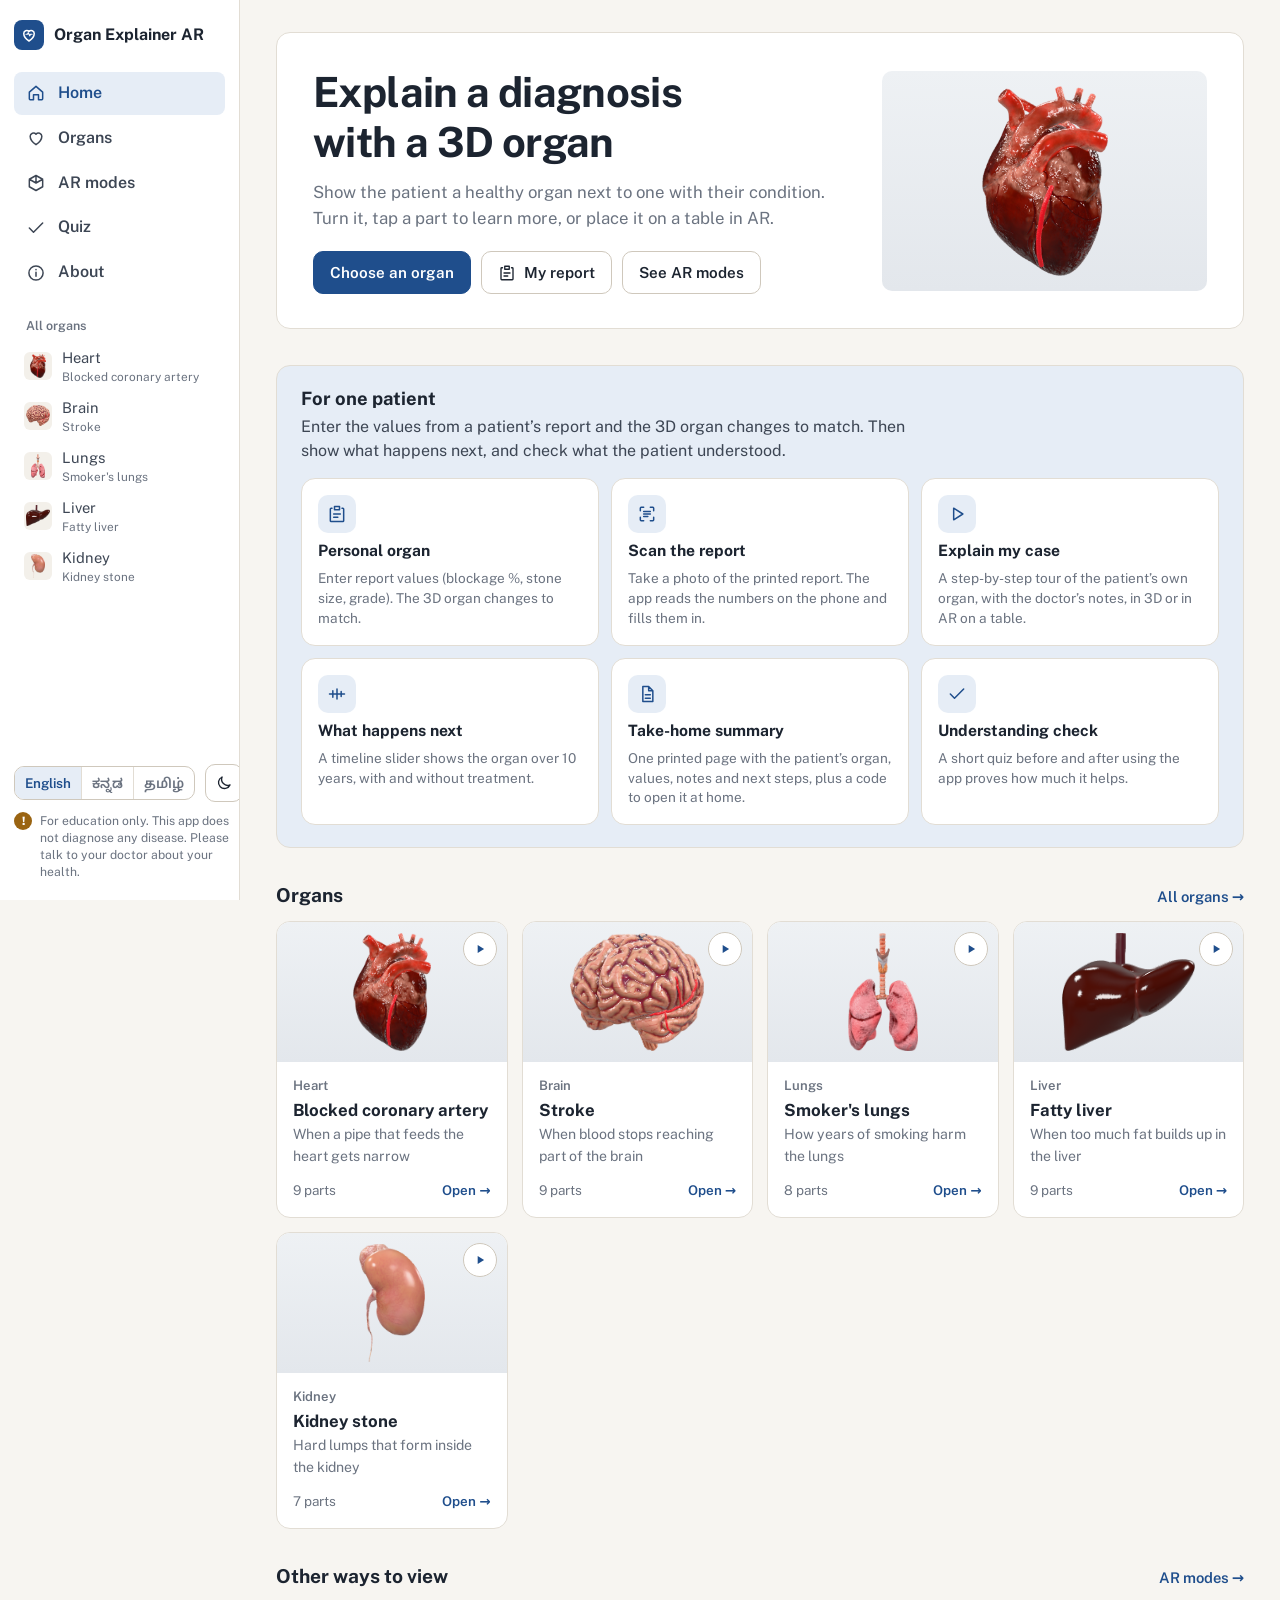
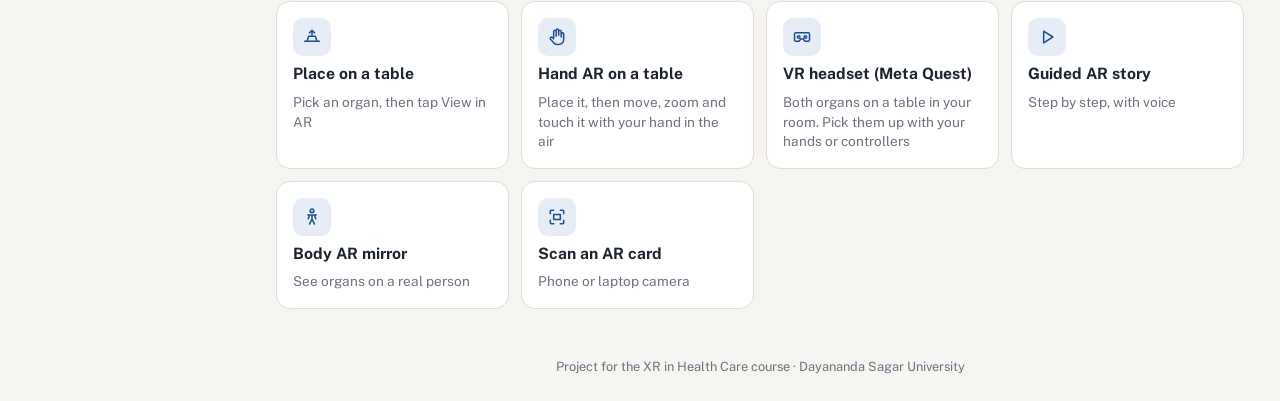
<file: index.html>
<!doctype html>
<html lang="en">
<head>
  <meta charset="utf-8">
  <meta name="viewport" content="width=device-width, initial-scale=1, viewport-fit=cover">
  <meta name="theme-color" content="#f7f5f1">
  <script src="js/theme.js"></script>
  <title>Organ Explainer AR</title>
  <meta name="description" content="AR-based 3D patient education: healthy vs diseased organs, explained simply.">
  <link rel="preconnect" href="https://fonts.googleapis.com">
  <link rel="preconnect" href="https://fonts.gstatic.com" crossorigin>
  <link href="https://fonts.googleapis.com/css2?family=Public+Sans:wght@400;500;600;700&family=Noto+Sans+Kannada:wght@400;600;700&family=Noto+Sans+Tamil:wght@400;600;700&display=swap" rel="stylesheet">
  <link rel="stylesheet" href="css/style.css">
  <!-- Models are compressed (Draco). The decoder is hosted with the app. -->
  <script>self.ModelViewerElement = { dracoDecoderLocation: new URL("js/draco/", location.href).href };</script>
  <!-- Google's 3D + AR viewer -->
  <script type="module" src="js/vendor/model-viewer.min.js"></script>
</head>
<body>
<div class="shell">

  <!-- ============ SIDE MENU (laptop) / BOTTOM BAR (phone) ============ -->
  <aside class="sidebar" aria-label="Main menu">
    <a class="brand" href="#home">
      <span class="brand-mark" aria-hidden="true"><svg viewBox="0 0 24 24" width="18" height="18"><path d="M12 20s-7-4.4-7-10a4 4 0 0 1 7-2.6A4 4 0 0 1 19 10c0 5.6-7 10-7 10Z" fill="none" stroke="currentColor" stroke-width="2" stroke-linejoin="round"/><path d="M8 11h2l1-2 2 4 1-2h2" fill="none" stroke="currentColor" stroke-width="1.6" stroke-linecap="round" stroke-linejoin="round"/></svg></span>
      <span class="brand-name" data-t="appName">Organ Explainer AR</span>
    </a>
    <nav class="nav">
      <a href="#home" data-nav="home"><svg viewBox="0 0 24 24" aria-hidden="true"><path d="M4 11 12 4l8 7v8a1 1 0 0 1-1 1h-4v-6H9v6H5a1 1 0 0 1-1-1v-8Z"/></svg><span data-t="navHome"></span></a>
      <a href="#organs" data-nav="organs"><svg viewBox="0 0 24 24" aria-hidden="true"><path d="M12 20s-7-4.4-7-10a4 4 0 0 1 7-2.6A4 4 0 0 1 19 10c0 5.6-7 10-7 10Z"/></svg><span data-t="navOrgans"></span></a>
      <a href="#ar" data-nav="ar"><svg viewBox="0 0 24 24" aria-hidden="true"><path d="M12 3 4 7.5v9L12 21l8-4.5v-9L12 3Zm0 0v9m0 0 8-4.5M12 12 4 7.5"/></svg><span data-t="navAR"></span></a>
      <a href="quiz.html" data-nav="quiz"><svg viewBox="0 0 24 24" aria-hidden="true"><path d="M4 12l5 5L20 6"/></svg><span data-t="navQuiz"></span></a>
      <a href="#about" data-nav="about"><svg viewBox="0 0 24 24" aria-hidden="true"><circle cx="12" cy="12" r="8.5"/><path d="M12 11v5m0-8.2v.2"/></svg><span data-t="navAbout"></span></a>
    </nav>
    <div class="side-organs">
      <p class="side-label" data-t="allOrgans"></p>
      <ul id="side-organs"></ul>
    </div>
    <div class="side-foot">
      <div class="row">
        <div class="lang" role="group" aria-label="Language">
          <button data-lang="en" class="active">English</button>
          <button data-lang="kn">ಕನ್ನಡ</button>
          <button data-lang="ta">தமிழ்</button>
        </div>
        <button type="button" class="icon-btn theme-btn"></button>
      </div>
      <p class="side-note"><span class="warn-dot">!</span> <span data-t="disclaimer"></span></p>
    </div>
  </aside>

  <!-- phone top bar -->
  <header class="mtop">
    <a class="brand" href="#home">
      <span class="brand-mark" aria-hidden="true"><svg viewBox="0 0 24 24" width="16" height="16"><path d="M12 20s-7-4.4-7-10a4 4 0 0 1 7-2.6A4 4 0 0 1 19 10c0 5.6-7 10-7 10Z" fill="none" stroke="currentColor" stroke-width="2" stroke-linejoin="round"/><path d="M8 11h2l1-2 2 4 1-2h2" fill="none" stroke="currentColor" stroke-width="1.6" stroke-linecap="round" stroke-linejoin="round"/></svg></span>
      <span class="brand-name" data-t="appName">Organ Explainer AR</span>
    </a>
    <div class="lang" role="group" aria-label="Language">
      <button data-lang="en" class="active">EN</button>
      <button data-lang="kn">ಕ</button>
      <button data-lang="ta">த</button>
    </div>
    <button type="button" class="icon-btn theme-btn"></button>
  </header>

  <!-- ============ MAIN AREA ============ -->
  <div class="main">
    <p class="notice" role="note"><span class="warn-dot">!</span> <span data-t="disclaimer"></span></p>

    <!-- HOME -->
    <main id="home" class="page">
      <section class="hero">
        <div class="hero-text">
          <h1 data-t="heroTitle"></h1>
          <p class="sub" data-t="heroSub"></p>
          <div class="row">
            <a class="btn primary" href="#organs" data-t="heroCta1"></a>
            <a class="btn" href="mycase.html?c=heart"><svg class="ico-inline" viewBox="0 0 24 24" aria-hidden="true"><path d="M9 3h6v4H9zM6 5H5a1 1 0 0 0-1 1v14a1 1 0 0 0 1 1h14a1 1 0 0 0 1-1V6a1 1 0 0 0-1-1h-1M8 12h8M8 16h5"/></svg><span data-t="myReport"></span></a>
            <a class="btn" href="#ar" data-t="heroCta2"></a>
          </div>
        </div>
        <div class="hero-art" aria-hidden="true">
          <img src="images/thumb-heart.png" alt="">
        </div>
      </section>

      <section class="block feature-band">
        <h2 data-t="personalTitle"></h2>
        <p class="sub" data-t="personalSub"></p>
        <div class="ways personal">
          <a class="way" href="mycase.html?c=heart"><span class="ico" aria-hidden="true"><svg viewBox="0 0 24 24"><path d="M9 3h6v4H9zM6 5H5a1 1 0 0 0-1 1v14a1 1 0 0 0 1 1h14a1 1 0 0 0 1-1V6a1 1 0 0 0-1-1h-1M8 12h8M8 16h5"/></svg></span><b data-t="pReport"></b><small data-t="pReportSub"></small></a>
          <a class="way" href="mycase.html?c=kidney"><span class="ico" aria-hidden="true"><svg viewBox="0 0 24 24"><path d="M4 8V5a1 1 0 0 1 1-1h3M16 4h3a1 1 0 0 1 1 1v3M20 16v3a1 1 0 0 1-1 1h-3M8 20H5a1 1 0 0 1-1-1v-3M8 9h8M8 12h8M8 15h5"/></svg></span><b data-t="pScan"></b><small data-t="pScanSub"></small></a>
          <a class="way" href="mycase.html?c=heart&amp;block=85"><span class="ico" aria-hidden="true"><svg viewBox="0 0 24 24"><path d="M8 5v14l11-7z"/></svg></span><b data-t="pTour"></b><small data-t="pTourSub"></small></a>
          <a class="way" href="mycase.html?c=liver"><span class="ico" aria-hidden="true"><svg viewBox="0 0 24 24"><path d="M3 12h18M7 8v8M12 6v12M17 9v6"/></svg></span><b data-t="pTime"></b><small data-t="pTimeSub"></small></a>
          <a class="way" href="summary.html?c=liver&amp;grade=2"><span class="ico" aria-hidden="true"><svg viewBox="0 0 24 24"><path d="M7 3h7l5 5v13H7zM14 3v5h5M10 13h6M10 17h6"/></svg></span><b data-t="pSum"></b><small data-t="pSumSub"></small></a>
          <a class="way" href="quiz.html"><span class="ico" aria-hidden="true"><svg viewBox="0 0 24 24"><path d="M4 12l5 5L20 6"/></svg></span><b data-t="pQuiz"></b><small data-t="pQuizSub"></small></a>
        </div>
      </section>

      <section class="block">
        <div class="block-head">
          <h2 data-t="pickOne"></h2>
          <a class="link" href="#organs"><span data-t="allOrgans"></span> →</a>
        </div>
        <div id="home-cards" class="cards"></div>
      </section>

      <section class="block">
        <div class="block-head">
          <h2 data-t="waysTitle"></h2>
          <a class="link" href="#ar"><span data-t="navAR"></span> →</a>
        </div>
        <div id="home-ways" class="ways"></div>
      </section>
    </main>

    <!-- ORGANS -->
    <main id="organs" class="page" hidden>
      <header class="page-head">
        <h1 data-t="pickOne"></h1>
        <p class="sub" data-t="organsSub"></p>
      </header>
      <div id="cards" class="cards"></div>
    </main>

    <!-- AR MODES -->
    <main id="ar" class="page" hidden>
      <header class="page-head">
        <h1 data-t="navAR"></h1>
        <p class="sub" data-t="arSub"></p>
      </header>
      <div id="ar-modes" class="mode-list"></div>
    </main>

    <!-- ABOUT -->
    <main id="about" class="page" hidden>
      <header class="page-head">
        <h1 data-t="aboutTitle"></h1>
        <p class="sub" data-t="projectLine"></p>
      </header>
      <div class="about-grid">
        <section class="panel span2"><p class="lead" data-t="aboutText"></p></section>
        <section class="panel">
          <h2 data-t="howTitle"></h2>
          <ol class="howto"><li data-t="how1"></li><li data-t="how2"></li><li data-t="how3"></li><li data-t="how4"></li></ol>
        </section>
        <section class="panel">
          <h2 data-t="langTitle"></h2>
          <p data-t="langText"></p>
          <h2 class="mt" data-t="safetyTitle"></h2>
          <p class="warn-text" data-t="disclaimer"></p>
        </section>
        <section class="panel span2">
          <h2 data-t="credits"></h2>
          <ul id="credits" class="credits"></ul>
        </section>
      </div>
    </main>

    <!-- ORGAN PAGE -->
    <main id="condition" class="page" hidden>
      <nav class="organ-switch" id="organ-switch" aria-label="Organs"></nav>

      <header class="organ-head">
        <div class="organ-title">
          <p class="organ" id="c-organ"></p>
          <h1 id="c-name"></h1>
          <p class="sub" id="c-short"></p>
        </div>
        <div class="organ-actions">
          <a class="btn primary" id="report-btn" href="mycase.html"><svg class="ico-inline" viewBox="0 0 24 24" aria-hidden="true"><path d="M9 3h6v4H9zM6 5H5a1 1 0 0 0-1 1v14a1 1 0 0 0 1 1h14a1 1 0 0 0 1-1V6a1 1 0 0 0-1-1h-1M8 12h8M8 16h5"/></svg><span data-t="myReport"></span></a>
          <a class="btn" id="story-btn" href="#"><svg class="ico-inline" viewBox="0 0 24 24" aria-hidden="true"><path d="M8 5v14l11-7z"/></svg><span data-t="startStory"></span></a>
          <a class="btn" id="hand-btn" href="handar.html"><svg class="ico-inline" viewBox="0 0 24 24" aria-hidden="true"><path d="M8 13V5.5a1.5 1.5 0 0 1 3 0V11m0-1.5V4a1.5 1.5 0 0 1 3 0v6m0-4.5a1.5 1.5 0 0 1 3 0V12m0-3.5a1.5 1.5 0 0 1 3 0V15a6 6 0 0 1-6 6h-1.5a6 6 0 0 1-5-2.7L4 14.5a1.6 1.6 0 0 1 2.6-1.8L8 14"/></svg><span data-t="handAR"></span></a>
        </div>
      </header>

      <div class="tabs" role="tablist">
        <button role="tab" data-tab="3d" class="active" aria-selected="true"><span data-t="tab3d"></span></button>
        <button role="tab" data-tab="learn" aria-selected="false"><span data-t="tabLearn"></span></button>
        <button role="tab" data-tab="treat" aria-selected="false"><span data-t="tabTreat"></span></button>
        <button role="tab" data-tab="ar" aria-selected="false"><span data-t="tabAR"></span></button>
      </div>

      <!-- tab: 3D compare -->
      <section class="tab-panel" data-panel="3d">
        <div class="view-bar">
          <div class="view-switch" role="group" aria-label="View">
            <button type="button" data-view="outside" class="active" aria-pressed="true"><span data-t="outsideView"></span></button>
            <button type="button" data-view="inside" aria-pressed="false"><span data-t="insideView"></span></button>
          </div>
          <button type="button" id="motion-btn" class="btn small" aria-pressed="true"><span data-t="pauseMotion"></span></button>
          <p class="view-hint" id="view-hint"></p>
        </div>

        <div class="compare">
          <div class="side healthy">
            <figure class="viewer-card healthy">
              <figcaption><span class="dot"></span><span data-t="healthy"></span></figcaption>
              <model-viewer id="mv-healthy" autoplay camera-controls touch-action="pan-y" ar ar-modes="webxr scene-viewer quick-look"
                shadow-intensity="1" exposure="1.05" interaction-prompt="none" camera-orbit="0deg 80deg auto">
                <button slot="ar-button" class="ar-btn"><span data-t="viewAR"></span></button>
                <div class="ar-info healthy" id="ar-info-healthy" hidden>
                  <h3 class="ar-info-title"></h3>
                  <p class="ar-info-text"></p>
                  <button class="ar-info-close" type="button" data-t="closeInfo"></button>
                </div>
              </model-viewer>
              <button class="reset" data-reset="mv-healthy" data-t="reset"></button>
            </figure>
            <ol class="parts" id="parts-healthy"></ol>
          </div>
          <div class="side diseased">
            <figure class="viewer-card diseased">
              <figcaption><span class="dot"></span><span data-t="withCondition"></span></figcaption>
              <model-viewer id="mv-diseased" autoplay camera-controls touch-action="pan-y" ar ar-modes="webxr scene-viewer quick-look"
                shadow-intensity="1" exposure="1.05" interaction-prompt="none" camera-orbit="0deg 80deg auto">
                <button slot="ar-button" class="ar-btn"><span data-t="viewAR"></span></button>
                <div class="ar-info diseased" id="ar-info-diseased" hidden>
                  <h3 class="ar-info-title"></h3>
                  <p class="ar-info-text"></p>
                  <button class="ar-info-close" type="button" data-t="closeInfo"></button>
                </div>
              </model-viewer>
              <button class="reset" data-reset="mv-diseased" data-t="reset"></button>
            </figure>
            <ol class="parts" id="parts-diseased"></ol>
          </div>
        </div>
        <p class="hint" data-t="tapHint"></p>
      </section>

      <!-- tab: Learn -->
      <section class="tab-panel" data-panel="learn" hidden>
        <div class="learn-grid">
          <article class="panel">
            <p class="kicker healthy-k"><span class="dot"></span><span data-t="healthy"></span></p>
            <h2 data-t="aboutOrgan"></h2>
            <p id="c-organ-about"></p>
          </article>
          <article class="panel sick">
            <p class="kicker sick-k"><span class="dot"></span><span data-t="withCondition"></span></p>
            <h2 data-t="whatIsIt"></h2>
            <p id="c-about"></p>
          </article>
        </div>
        <aside class="panel warning">
          <h2><span data-t="warning"></span></h2>
          <p class="c-warning"></p>
        </aside>
      </section>

      <!-- tab: Treatment -->
      <section class="tab-panel" data-panel="treat" hidden>
        <h2 class="panel-title" data-t="treatment"></h2>
        <ol id="c-treatment" class="steps"></ol>
        <aside class="panel warning">
          <h2><span data-t="warning"></span></h2>
          <p class="c-warning"></p>
        </aside>
      </section>

      <!-- tab: AR -->
      <section class="tab-panel" data-panel="ar" hidden>
        <p class="sub" data-t="arHereSub"></p>
        <div class="ar-actions" id="ar-actions"></div>
        <p id="no-ar" class="muted" data-t="noAR" hidden></p>
      </section>

      <!-- hidden viewer used only to open both models together in AR -->
      <model-viewer id="mv-compare" loading="eager" autoplay ar ar-modes="webxr scene-viewer quick-look" class="offscreen"></model-viewer>
    </main>

    <footer class="foot">
      <p data-t="projectLine"></p>
    </footer>
  </div>

  <!-- phone bottom bar (same links as the side menu) -->
  <nav class="tabbar" aria-label="Main menu">
    <a href="#home" data-nav="home"><svg viewBox="0 0 24 24" aria-hidden="true"><path d="M4 11 12 4l8 7v8a1 1 0 0 1-1 1h-4v-6H9v6H5a1 1 0 0 1-1-1v-8Z"/></svg><span data-t="navHome"></span></a>
    <a href="#organs" data-nav="organs"><svg viewBox="0 0 24 24" aria-hidden="true"><path d="M12 20s-7-4.4-7-10a4 4 0 0 1 7-2.6A4 4 0 0 1 19 10c0 5.6-7 10-7 10Z"/></svg><span data-t="navOrgans"></span></a>
    <a href="#ar" data-nav="ar"><svg viewBox="0 0 24 24" aria-hidden="true"><path d="M12 3 4 7.5v9L12 21l8-4.5v-9L12 3Zm0 0v9m0 0 8-4.5M12 12 4 7.5"/></svg><span data-t="navAR"></span></a>
    <a href="quiz.html" data-nav="quiz"><svg viewBox="0 0 24 24" aria-hidden="true"><path d="M4 12l5 5L20 6"/></svg><span data-t="navQuiz"></span></a>
    <a href="#about" data-nav="about"><svg viewBox="0 0 24 24" aria-hidden="true"><circle cx="12" cy="12" r="8.5"/><path d="M12 11v5m0-8.2v.2"/></svg><span data-t="navAbout"></span></a>
  </nav>
</div>

  <!-- GUIDED AR STORY (full screen) -->
  <section id="story" class="story" hidden aria-label="Guided AR story">
    <div class="story-top">
      <a class="chip" id="story-close" href="#home"><span data-t="closeStory"></span></a>
      <span class="story-organ" id="story-organ"></span>
      <button class="chip" id="voice-btn" type="button" aria-pressed="true"><span data-t="voiceOn"></span></button>
    </div>
    <model-viewer id="mv-story" autoplay camera-controls touch-action="pan-y" ar ar-modes="webxr scene-viewer quick-look"
      shadow-intensity="1" exposure="1.1" interaction-prompt="none" camera-orbit="0deg 80deg auto" loading="eager">
      <button slot="ar-button" class="ar-btn story-ar"><span data-t="viewAR"></span></button>
      <div class="story-card" id="story-card">
        <div class="story-progress"><span id="story-bar"></span></div>
        <p class="story-step"><span id="story-count"></span> · <span id="story-state"></span></p>
        <h3 id="story-title"></h3>
        <p id="story-text"></p>
        <div class="story-nav">
          <button type="button" class="btn" id="story-prev">← <span data-t="prev"></span></button>
          <button type="button" class="btn primary" id="story-next"><span data-t="next"></span> →</button>
        </div>
      </div>
    </model-viewer>
    <p class="story-hint" data-t="storyHint"></p>
  </section>

  <!-- INFO SHEET (opens when a dot is tapped) -->
  <aside id="info" class="info" hidden aria-live="polite">
    <div class="info-inner">
      <span id="info-tag" class="tag"></span>
      <h3 id="info-title"></h3>
      <p id="info-text"></p>
      <button id="info-close" class="btn small" data-t="closeInfo"></button>
    </div>
  </aside>

  <div id="toast" class="toast" hidden></div>

  <script src="js/data.js"></script>
  <script src="js/app.js"></script>
</body>
</html>
</file>
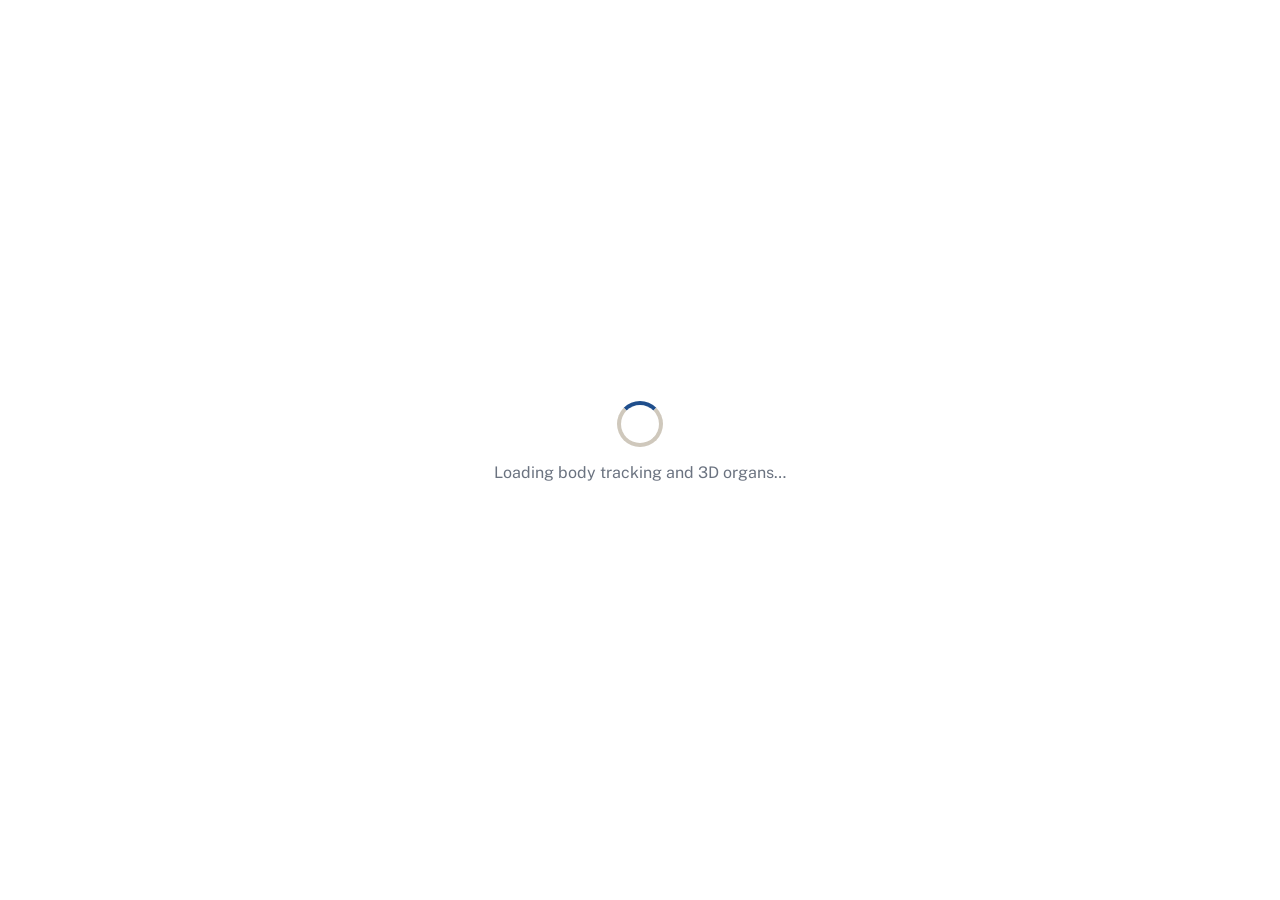
<file: body.html>
<!doctype html>
<html lang="en">
<head>
  <meta charset="utf-8">
  <script src="js/theme.js"></script>
  <meta name="viewport" content="width=device-width, initial-scale=1, viewport-fit=cover">
  <meta name="theme-color" content="#f7f5f1">
  <title>Body AR · Organ Explainer AR</title>
  <link rel="stylesheet" href="css/style.css">
  <link href="https://fonts.googleapis.com/css2?family=Public+Sans:wght@400;500;600;700&family=Noto+Sans+Kannada:wght@400;600;700&family=Noto+Sans+Tamil:wght@400;600;700&display=swap" rel="stylesheet">
  <script type="importmap">
    { "imports": { "three": "./js/vendor/three/three.module.min.js", "three/addons/": "./js/vendor/three/addons/" } }
  </script>
  <script src="js/data.js"></script>
  <style>
    :root, [data-theme] { --panel: var(--overlay); --accent: var(--brand); }
    html, body { margin: 0; height: 100%; overflow: hidden; background: var(--bg); color: var(--ink);
      font-family: "Public Sans", "Noto Sans Kannada", "Noto Sans Tamil", system-ui, sans-serif; }
    #stage { position: fixed; inset: 0; overflow: hidden; touch-action: none; user-select: none; -webkit-user-select: none; }
    #cam, #still { position: absolute; width: 2px; height: 2px; opacity: 0; pointer-events: none; }   /* drawn by WebGL instead */
    #gl { position: absolute; inset: 0; width: 100%; height: 100%; display: block; }
    #labels { position: absolute; inset: 0; pointer-events: none; }
    .hs { position: absolute; left: 0; top: 0; width: 30px; height: 30px; margin: -15px 0 0 -15px; border-radius: 50%; border: 2px solid #fff; padding: 0;
      background: #23a866; color: #fff; font: 700 14px/26px system-ui; text-align: center; pointer-events: auto; cursor: pointer;
      box-shadow: 0 0 0 4px rgba(255,255,255,.15), 0 2px 10px rgba(0,0,0,.5); }
    .hs.sick { background: #e0533f; }
    .hs.hot, .hs.on { outline: 3px solid var(--warm); }
    .tag { position: absolute; left: 0; top: 0; padding: 3px 10px; border-radius: 999px; font-size: .76rem; font-weight: 700; white-space: nowrap;
      background: var(--panel); border: 1px solid var(--line); color: var(--ink); pointer-events: auto; cursor: pointer; }
    .tag.hot { border-color: var(--warm); color: var(--warm); }
    .lead { position: absolute; left: 0; top: 0; height: 0; border-top: 1px dashed var(--brand); pointer-events: none; }
    .lead::after { content: ""; position: absolute; width: 6px; height: 6px; border-radius: 50%; background: var(--brand); top: -4px; }

    #cursor { position: absolute; left: 0; top: 0; width: 30px; height: 30px; margin: -15px 0 0 -15px; border-radius: 50%; border: 3px solid var(--brand);
      box-shadow: 0 0 0 2px rgba(255,255,255,.85); pointer-events: none; display: none; }
    #mode { position: absolute; left: 50%; top: calc(110px + env(safe-area-inset-top, 0px)); transform: translateX(-50%); background: var(--panel); border: 1px solid var(--warm); color: var(--warm);
      padding: 5px 14px; border-radius: 999px; font-weight: 700; font-size: .85rem; pointer-events: none; display: none; white-space: nowrap; }
    .hud { position: fixed; left: 0; right: 0; z-index: 10; pointer-events: none;
      padding-left: max(10px, env(safe-area-inset-left, 0px)); padding-right: max(10px, env(safe-area-inset-right, 0px)); }
    .hud > * { pointer-events: auto; }
    .top { top: 0; padding-top: calc(10px + env(safe-area-inset-top, 0px)); display: flex; flex-wrap: wrap; gap: 7px; align-items: center; }
    .spacer { flex: 1; pointer-events: none; }
    .chip { display: inline-flex; align-items: center; gap: 6px; background: var(--panel); border: 1px solid var(--line); color: var(--ink); text-decoration: none;
      border-radius: 10px; padding: 8px 13px; font: inherit; font-weight: 600; font-size: .85rem; cursor: pointer; }
    .chip.on { background: var(--brand); color: var(--brand-ink); border-color: var(--brand); }
    .chip.hot, .btn.hot, .seg button.hot, .pick button.hot { outline: 3px solid var(--warm); }
    #status { pointer-events: none; }
    #status.ok { border-color: var(--healthy); color: var(--healthy); }
    .seg { display: inline-flex; background: var(--panel); border: 1px solid var(--line); border-radius: 999px; padding: 3px; }
    .seg button { border: 0; background: transparent; color: var(--muted); font: inherit; font-weight: 700; font-size: .84rem; padding: 6px 12px; border-radius: 999px; cursor: pointer; }
    .seg button.on { background: var(--brand); color: var(--brand-ink); }
    .seg button.on.sick { background: var(--sick); color: var(--surface); }
    .bottom { bottom: 0; padding-bottom: calc(10px + env(safe-area-inset-bottom, 0px)); display: grid; gap: 8px; justify-items: center; }
    .panel { width: 100%; max-width: 620px; box-sizing: border-box; background: var(--panel); border: 1px solid var(--line); border-radius: 18px; padding: 12px 15px; }
    .panel h2 { margin: 0 0 2px; font-size: 1.12rem; }
    .panel .cond { margin: 0 0 6px; color: var(--warm); font-weight: 600; font-size: .88rem; }
    .panel p { margin: 0 0 8px; color: var(--ink-2); font-size: .9rem; }
    .panel .small { color: var(--muted); font-size: .78rem; margin: 0; }
    .parts { display: flex; flex-wrap: wrap; gap: 6px; margin: 0 0 8px; }
    .parts button { display: inline-flex; align-items: center; gap: 6px; border: 1px solid var(--line-2); background: transparent; color: var(--ink);
      border-radius: 999px; padding: 4px 10px 4px 4px; font: inherit; font-size: .8rem; cursor: pointer; }
    .parts .n { display: inline-grid; place-items: center; width: 20px; height: 20px; border-radius: 50%; background: var(--healthy); color: var(--surface); font-weight: 700; font-size: .7rem; }
    .parts.sick .n { background: var(--sick); color: var(--surface); }
    .parts button.on { border-color: var(--warm); background: rgba(255,196,87,.12); }
    #part { border-left: 3px solid var(--warm); padding-left: 10px; }
    .row { display: flex; flex-wrap: wrap; gap: 8px; }
    .btn { display: inline-flex; align-items: center; gap: 6px; border: 1px solid var(--line); background: transparent; color: var(--ink); border-radius: 10px; padding: 8px 14px;
      font: inherit; font-weight: 700; font-size: .86rem; text-decoration: none; cursor: pointer; }
    .btn.primary { background: var(--brand); color: var(--brand-ink); border-color: var(--brand); }
    .pick { display: flex; gap: 6px; overflow-x: auto; max-width: 100%; padding: 4px; background: var(--panel); border: 1px solid var(--line); border-radius: 999px; scrollbar-width: none; }
    .pick::-webkit-scrollbar { display: none; }
    .pick button { flex: none; display: inline-flex; align-items: center; gap: 6px; border: 0; background: transparent; color: var(--ink); font: inherit; font-weight: 600; font-size: .84rem;
      padding: 4px 12px 4px 4px; border-radius: 999px; cursor: pointer; }
    .pick button img { width: 28px; height: 28px; object-fit: contain; border-radius: 50%; background: rgba(255,255,255,.06); }
    .pick button.all { padding: 6px 14px; }
    .pick button.on { background: var(--brand); color: var(--brand-ink); }
    #overlay { position: fixed; inset: 0; z-index: 30; display: grid; place-items: center; background: var(--surface); text-align: center; padding: 20px; }
    #overlay .spin { width: 46px; height: 46px; border-radius: 50%; border: 4px solid var(--line-2); border-top-color: var(--brand); animation: spin 1s linear infinite; margin: 0 auto 14px; }
    @keyframes spin { to { transform: rotate(360deg); } }
    #overlay p { color: var(--muted); max-width: 40ch; margin: 0 auto 14px; }
    [hidden] { display: none !important; }
    @media (max-width: 520px) { .chip, .seg button { font-size: .76rem; padding: 6px 9px; } .panel p { font-size: .84rem; } .pick button { font-size: .78rem; } }
  </style>
</head>
<body>
  <div id="stage">
    <video id="cam" playsinline muted autoplay></video>
    <img id="still" alt="">
    <canvas id="gl"></canvas>
    <div id="labels"><div id="cursor"></div></div>
    <div id="mode"></div>
  </div>

  <div class="hud top">
    <a class="chip dwell" href="index.html#ar" id="t-back">←</a>
    <div class="seg" role="group" aria-label="State">
      <button type="button" class="dwell on" id="st-healthy"></button>
      <button type="button" class="dwell" id="st-sick"></button>
    </div>
    <span class="spacer"></span>
    <span class="chip" id="status"></span>
    <button type="button" class="chip on" id="hands-btn" aria-pressed="true"></button>
    <button type="button" class="chip" id="xray-btn" aria-pressed="true"></button>
    <button type="button" class="chip" id="flip-btn"></button>
  </div>

  <div class="hud bottom">
    <div class="panel" id="hint">
      <h2 id="t-title"></h2>
      <p id="hint-text"></p>
      <p class="small" id="t-note"></p>
    </div>
    <div class="panel" id="info" hidden>
      <h2 id="i-organ"></h2>
      <p class="cond" id="i-cond"></p>
      <p id="i-text"></p>
      <div class="parts" id="i-parts"></div>
      <p id="part" hidden></p>
      <div class="row">
        <button type="button" class="btn primary dwell" id="i-closer"></button>
        <a class="btn" id="i-open" href="#"></a>
        <button type="button" class="btn dwell" id="i-close"></button>
      </div>
    </div>
    <div class="pick" id="pick" role="group" aria-label="Organs"></div>
  </div>

  <div id="overlay">
    <div>
      <div class="spin" id="ov-spin"></div>
      <p id="ov-text"></p>
      <button type="button" class="btn primary" id="ov-start" hidden></button>
    </div>
  </div>

  <script type="module" src="js/body.js"></script>
</body>
</html>
</file>
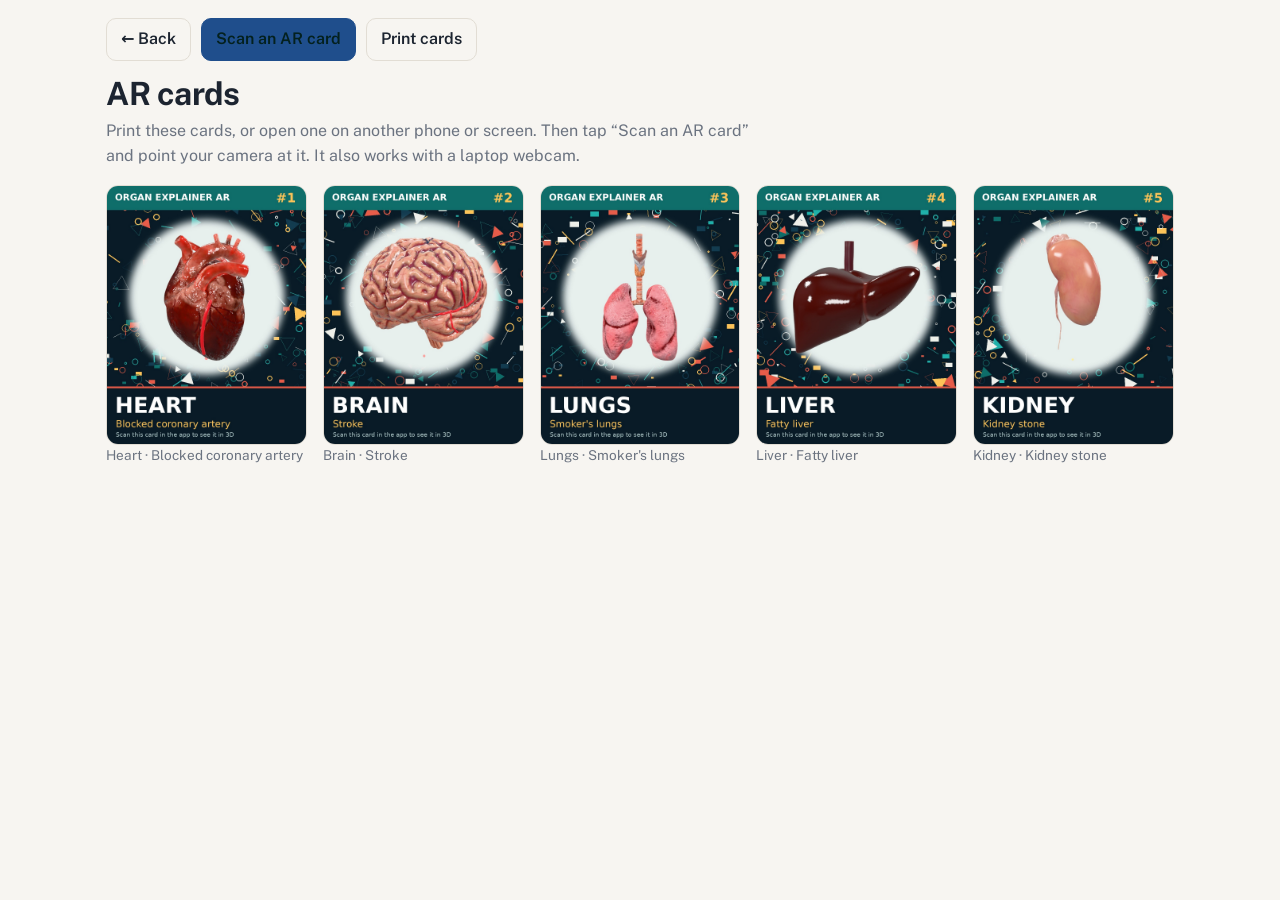
<file: cards.html>
<!doctype html>
<html lang="en">
<head>
  <meta charset="utf-8">
  <script src="js/theme.js"></script>
  <meta name="viewport" content="width=device-width, initial-scale=1">
  <title>AR cards · Organ Explainer AR</title>
  <link rel="stylesheet" href="css/style.css">
  <link href="https://fonts.googleapis.com/css2?family=Public+Sans:wght@400;500;600;700&family=Noto+Sans+Kannada:wght@400;600;700&family=Noto+Sans+Tamil:wght@400;600;700&display=swap" rel="stylesheet">
  <script src="js/data.js"></script>
  <style>
    :root, [data-theme] { --panel: var(--overlay); --accent: var(--brand); }
    body { margin: 0; background: var(--bg); color: var(--ink); font-family: "Public Sans", "Noto Sans Kannada", "Noto Sans Tamil", system-ui, sans-serif; }
    .wrap { max-width: 1100px; margin: 0 auto; padding: 18px 16px 40px; }
    .bar { display: flex; flex-wrap: wrap; gap: 10px; align-items: center; margin-bottom: 14px; }
    a.chip, button.chip { background: transparent; color: var(--ink); border: 1px solid var(--line); border-radius: 10px; padding: 8px 14px; font: inherit; font-weight: 600; text-decoration: none; cursor: pointer; }
    a.chip.primary { background: var(--accent); color: #04211e; border-color: var(--accent); }
    h1 { font-size: clamp(1.4rem, 4vw, 2rem); margin: 6px 0; }
    p { color: var(--muted); max-width: 65ch; }
    .grid { display: grid; gap: 16px; grid-template-columns: repeat(auto-fill, minmax(190px, 1fr)); margin-top: 16px; }
    .grid img { width: 100%; border-radius: 12px; display: block; border: 1px solid var(--line); }
    .grid a { color: var(--muted); font-size: .85rem; text-decoration: none; }
    @media print {
      body { background: #fff; } .bar, p, h1 { display: none; }
      .grid { grid-template-columns: repeat(2, 1fr); gap: 10mm; } .grid img { border: 0; border-radius: 0; break-inside: avoid; }
      .grid a span { display: none; }
    }
  </style>
</head>
<body>
  <div class="wrap">
    <div class="bar">
      <a class="chip" href="index.html" id="t-back">←</a>
      <a class="chip primary" href="scan.html" id="t-scan"></a>
      <button class="chip" type="button" onclick="window.print()" id="t-print"></button>
    </div>
    <h1 id="t-title"></h1>
    <p id="t-hint"></p>
    <div class="grid" id="grid"></div>
  </div>
  <script>
    let lang = "en"; try { lang = localStorage.getItem("lang") || "en"; } catch (e) {}
    document.documentElement.lang = lang;
    const t = (o) => (o && o[lang] && o[lang].trim()) ? o[lang] : (o ? o.en : "");
    const $ = (id) => document.getElementById(id);
    $("t-back").textContent = "← " + t(UI_TEXT.back);
    $("t-scan").textContent = "" + t(UI_TEXT.scanTitle);
    $("t-print").textContent = t(UI_TEXT.printCards);
    $("t-title").textContent = t(UI_TEXT.cardsTitle);
    $("t-hint").textContent = t(UI_TEXT.cardsHint);
    $("grid").innerHTML = CONDITIONS.map((c) =>
      `<a href="images/cards/card-${c.id}.jpg" target="_blank" rel="noopener"><img src="images/cards/card-${c.id}.jpg" alt="${t(c.organ)} card"><span>${t(c.organ)} · ${t(c.name)}</span></a>`).join("");
  </script>
</body>
</html>
</file>
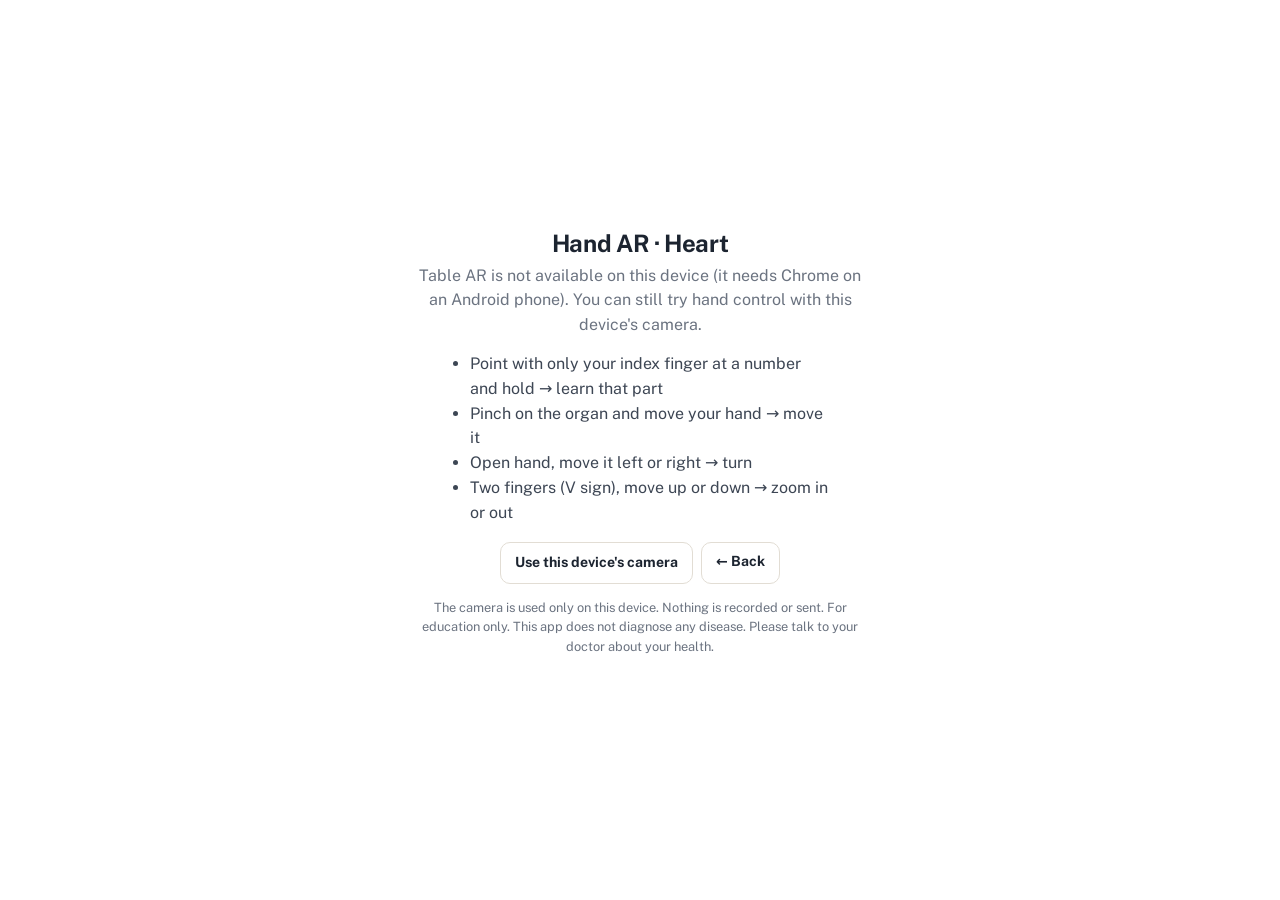
<file: handar.html>
<!doctype html>
<html lang="en">
<head>
  <meta charset="utf-8">
  <script src="js/theme.js"></script>
  <meta name="viewport" content="width=device-width, initial-scale=1, viewport-fit=cover">
  <meta name="theme-color" content="#f7f5f1">
  <title>Hand AR · Organ Explainer AR</title>
  <link rel="stylesheet" href="css/style.css">
  <link href="https://fonts.googleapis.com/css2?family=Public+Sans:wght@400;500;600;700&family=Noto+Sans+Kannada:wght@400;600;700&family=Noto+Sans+Tamil:wght@400;600;700&display=swap" rel="stylesheet">
  <script type="importmap">
    { "imports": { "three": "./js/vendor/three/three.module.min.js", "three/addons/": "./js/vendor/three/addons/" } }
  </script>
  <script src="js/data.js"></script>
  <style>
    :root, [data-theme] { --panel: var(--overlay); --accent: var(--brand); }
    html, body { margin: 0; height: 100%; overflow: hidden; background: var(--bg); color: var(--ink);
      font-family: "Public Sans", "Noto Sans Kannada", "Noto Sans Tamil", system-ui, sans-serif; }
    body.in-xr { background: transparent; }
    #cam, #still { position: fixed; inset: 0; width: 100%; height: 100%; object-fit: cover; }
    .mirror { transform: scaleX(-1); }
    #gl { position: fixed; inset: 0; width: 100%; height: 100%; display: block; }
    /* everything the user sees on top of the camera lives in #ui (it is also the AR "DOM overlay") */
    #ui { position: fixed; inset: 0; touch-action: none; user-select: none; -webkit-user-select: none; }
    #labels { position: absolute; inset: 0; pointer-events: none; }
    .hs { position: absolute; left: 0; top: 0; width: 32px; height: 32px; margin: -16px 0 0 -16px; border-radius: 50%; border: 2px solid #fff;
      background: #23a866; color: #fff; font: 700 15px/28px system-ui; text-align: center; pointer-events: auto; cursor: pointer; padding: 0;
      box-shadow: 0 0 0 4px rgba(255,255,255,.15), 0 2px 10px rgba(0,0,0,.5); }
    .hs.sick { background: #e0533f; }
    .hs.hot, .hs.on { outline: 3px solid var(--warm); }
    #cursor { position: absolute; left: 0; top: 0; width: 30px; height: 30px; margin: -15px 0 0 -15px; border-radius: 50%; border: 3px solid var(--brand);
      box-shadow: 0 0 0 2px rgba(255,255,255,.85); pointer-events: none; display: none; }
    #cursor.pinch { background: var(--brand) !important; }
    #thumb { position: absolute; left: 0; top: 0; width: 12px; height: 12px; margin: -6px 0 0 -6px; border-radius: 50%; background: var(--warm); pointer-events: none; display: none; }
    .hud { position: absolute; left: 0; right: 0; z-index: 10; pointer-events: none;
      padding-left: max(10px, env(safe-area-inset-left, 0px)); padding-right: max(10px, env(safe-area-inset-right, 0px)); }
    .hud > * { pointer-events: auto; }
    .top { top: 0; padding-top: calc(10px + env(safe-area-inset-top, 0px)); display: flex; flex-wrap: wrap; gap: 7px; align-items: center; }
    .chip { display: inline-flex; align-items: center; gap: 6px; background: var(--panel); border: 1px solid var(--line); color: var(--ink); text-decoration: none;
      border-radius: 10px; padding: 8px 13px; font: inherit; font-weight: 600; font-size: .86rem; cursor: pointer; }
    .chip.on { background: var(--brand); color: var(--brand-ink); border-color: var(--brand); }
    .seg { display: inline-flex; background: var(--panel); border: 1px solid var(--line); border-radius: 999px; padding: 3px; }
    .seg button { border: 0; background: transparent; color: var(--muted); font: inherit; font-weight: 700; font-size: .84rem; padding: 6px 11px; border-radius: 999px; cursor: pointer; }
    .seg button.on { background: var(--brand); color: var(--brand-ink); }
    .seg button.on.sick { background: var(--sick); color: var(--surface); }
    #handchip { pointer-events: none; }
    #handchip.seen { border-color: var(--healthy); color: var(--healthy); }
    #mode { position: absolute; left: 50%; top: 42%; transform: translate(-50%, -50%); background: var(--panel); border: 1px solid var(--warm); color: var(--warm);
      padding: 6px 14px; border-radius: 999px; font-weight: 700; pointer-events: none; display: none; }
    .bottom { bottom: 0; padding-bottom: calc(12px + env(safe-area-inset-bottom, 0px)); }
    .panel { background: var(--panel); border: 1px solid var(--line); border-radius: 18px; padding: 12px 15px; max-width: 600px; margin: 0 auto; }
    .panel h2 { margin: 0 0 2px; font-size: 1.12rem; }
    .panel .cond { margin: 0 0 6px; color: var(--warm); font-weight: 600; font-size: .9rem; }
    .panel p { margin: 0 0 8px; color: var(--ink-2); font-size: .92rem; }
    .panel .small { color: var(--muted); font-size: .78rem; margin: 0; }
    .panel ul { margin: 0 0 6px; padding-left: 18px; color: var(--ink-2); font-size: .88rem; }
    .panel li { margin: 2px 0; }
    .row { display: flex; flex-wrap: wrap; gap: 8px; }
    .btn { display: inline-block; border: 1px solid var(--line); background: transparent; color: var(--ink); border-radius: 10px; padding: 8px 14px; font: inherit; font-weight: 700; font-size: .88rem; text-decoration: none; cursor: pointer; }
    .btn.primary { background: var(--brand); color: var(--brand-ink); border-color: var(--brand); }
    .btn.hot, .chip.hot, .seg button.hot { outline: 3px solid var(--warm); }
    #part { border-left: 3px solid var(--warm); padding-left: 10px; }
    #start { position: fixed; inset: 0; z-index: 30; display: grid; place-items: center; background: var(--surface); text-align: center; padding: 20px; overflow: auto; }
    #start .box { max-width: 460px; }
    #start h1 { font-size: 1.5rem; margin: 0 0 6px; }
    #start p { color: var(--muted); margin: 0 0 14px; }
    #start .row { justify-content: center; }
    #start ul { text-align: left; color: var(--ink-2); margin: 0 auto 16px; max-width: 380px; padding-left: 20px; }
    .spin { width: 40px; height: 40px; border-radius: 50%; border: 4px solid var(--line-2); border-top-color: var(--brand); animation: spin 1s linear infinite; margin: 0 auto 12px; }
    @keyframes spin { to { transform: rotate(360deg); } }
    #dbg { position: absolute; right: 8px; bottom: 140px; width: 120px; border: 1px solid var(--line); display: none; }
    #ring { position: absolute; left: 0; top: 0; width: 64px; height: 64px; margin: -32px 0 0 -32px; border-radius: 50%; border: 3px solid var(--brand);
      box-shadow: 0 0 0 3px rgba(255,255,255,.8); pointer-events: none; animation: ringp 1.6s ease-in-out infinite; }
    @keyframes ringp { 50% { opacity: .45; } }
    .hs.pinl { background: var(--brand); color: var(--brand-ink); border-radius: 50% 50% 50% 4px; }
    [hidden] { display: none !important; }
    @media (max-width: 520px) { .chip, .seg button { font-size: .76rem; padding: 6px 9px; } .panel p { font-size: .86rem; } }
  </style>
</head>
<body>
  <video id="cam" playsinline muted autoplay hidden></video>
  <img id="still" alt="" hidden>
  <canvas id="gl"></canvas>

  <div id="ui">
    <div id="labels"><div id="ring" hidden></div><div id="thumb"></div><div id="cursor"></div></div>
    <div id="mode"></div>
    <canvas id="dbg"></canvas>

    <div class="hud top">
      <button type="button" class="chip dwell" id="exit-btn">✕</button>
      <div class="seg" role="group" aria-label="State">
        <button type="button" class="dwell on" id="st-healthy"></button>
        <button type="button" class="dwell" id="st-sick"></button>
      </div>
      <div class="seg" role="group" aria-label="View">
        <button type="button" class="dwell on" id="v-out"></button>
        <button type="button" class="dwell" id="v-in"></button>
      </div>
      <button type="button" class="chip dwell" id="place-btn" hidden></button>
      <span class="chip" id="handchip"></span>
    </div>

    <div class="hud bottom">
      <div style="text-align:center;margin-bottom:8px"><button type="button" class="btn primary dwell" id="tour-btn" hidden></button></div>
      <div class="panel" id="tourp" hidden>
        <p class="small" id="tp-step"></p>
        <h2 id="tp-title"></h2>
        <p id="tp-text" style="white-space:pre-line"></p>
        <div class="row"><button type="button" class="btn dwell" id="tp-prev"></button><button type="button" class="btn primary dwell" id="tp-next"></button><button type="button" class="btn dwell" id="tp-close" aria-label="Close">✕</button></div>
      </div>
      <div class="panel" id="hint">
        <h2 id="h-title"></h2>
        <p id="h-text"></p>
        <ul id="h-list"></ul>
        <p class="small" id="h-note"></p>
      </div>
      <div class="panel" id="info" hidden>
        <h2 id="i-title"></h2>
        <p class="cond" id="i-sub"></p>
        <p id="i-text"></p>
        <div class="row"><button type="button" class="btn dwell" id="i-close"></button></div>
      </div>
    </div>
  </div>

  <div id="start">
    <div class="box">
      <div class="spin" id="s-spin"></div>
      <h1 id="s-title"></h1>
      <p id="s-text"></p>
      <ul id="s-list" hidden></ul>
      <div class="row">
        <button type="button" class="btn primary" id="s-ar" hidden></button>
        <button type="button" class="btn" id="s-cam" hidden></button>
        <a class="btn" id="s-back" href="index.html"></a>
      </div>
      <p class="small" id="s-note" style="margin-top:14px;font-size:.8rem"></p>
    </div>
  </div>

  <script type="module" src="js/handar.js"></script>
</body>
</html>
</file>
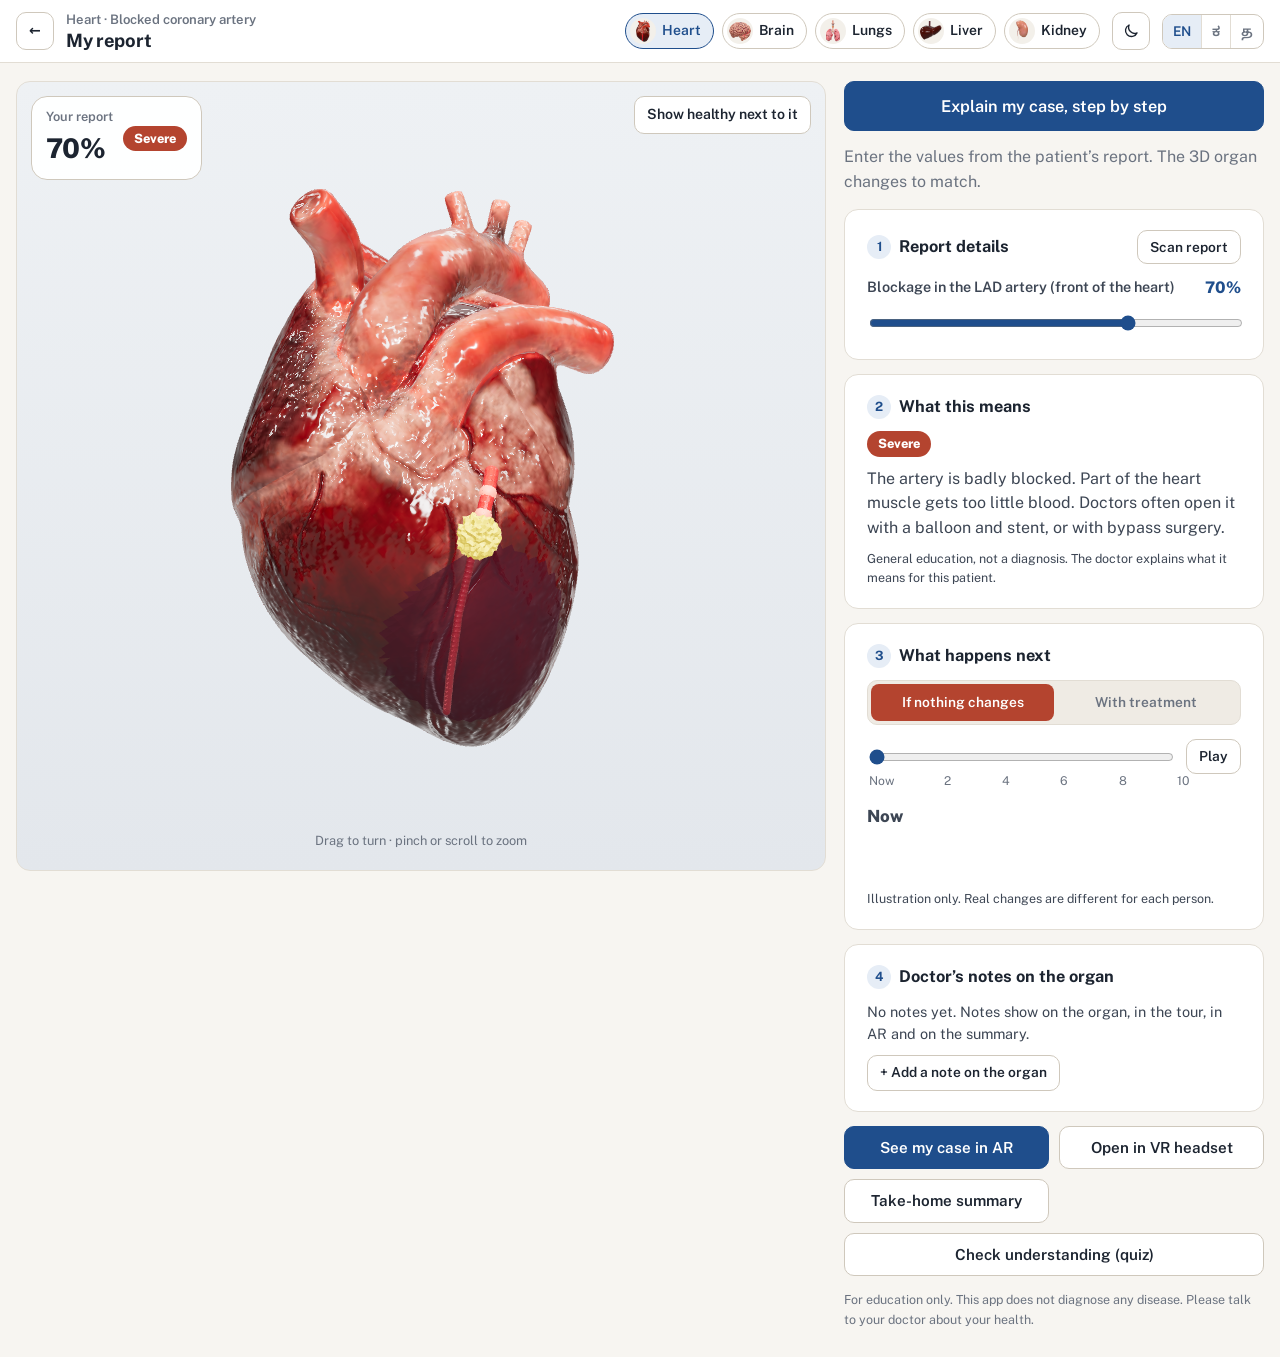
<file: mycase.html>
<!doctype html>
<html lang="en">
<head>
  <meta charset="utf-8">
  <script src="js/theme.js"></script>
  <meta name="viewport" content="width=device-width, initial-scale=1, viewport-fit=cover">
  <meta name="theme-color" content="#f7f5f1">
  <title>My Report · Organ Explainer AR</title>
  <link rel="preconnect" href="https://fonts.googleapis.com">
  <link rel="preconnect" href="https://fonts.gstatic.com" crossorigin>
  <link href="https://fonts.googleapis.com/css2?family=Public+Sans:wght@400;500;600;700&family=Noto+Sans+Kannada:wght@400;600;700&family=Noto+Sans+Tamil:wght@400;600;700&display=swap" rel="stylesheet">
  <link rel="stylesheet" href="css/style.css">
  <script type="importmap">
    { "imports": { "three": "./js/vendor/three/three.module.min.js", "three/addons/": "./js/vendor/three/addons/" } }
  </script>
  <style>
    body { min-height: 100vh; }
    .case-top { position: sticky; top: 0; z-index: 20; display: flex; align-items: center; gap: 12px; flex-wrap: wrap;
      padding: calc(10px + env(safe-area-inset-top, 0px)) var(--gut-r) 10px var(--gut-l); background: var(--surface); border-bottom: 1px solid var(--line); }
    .case-top h1 { font-size: 1.15rem; margin: 0; }
    .case-top .organ { margin: 0; }
    .case-top .grow { flex: 1; min-width: 0; }
    .case-top .organ-switch { margin: 0; padding: 0; display: flex !important; }
    .case-grid { display: grid; grid-template-columns: minmax(0, 1fr) 420px; gap: 18px; padding: 18px var(--gut-r) 28px var(--gut-l); max-width: 1500px; margin: 0 auto; align-items: start; }
    .stage { position: sticky; top: 80px; height: calc(100vh - 110px); min-height: 420px; border-radius: var(--r-lg); overflow: hidden; border: 1px solid var(--line); background: var(--stage); }
    .stage canvas { display: block; width: 100%; height: 100%; touch-action: none; }
    .badge { position: absolute; top: 14px; left: 14px; z-index: 2; display: flex; align-items: center; gap: 10px; background: var(--overlay); border: 1px solid var(--line-2);
      border-radius: 16px; padding: 10px 14px; }
    .badge .big { font-size: 1.7rem; font-weight: 800; letter-spacing: -.02em; }
    .badge small { display: block; color: var(--muted); font-size: .8rem; font-weight: 600; }
    .lvl { display: inline-flex; align-items: center; padding: 3px 11px; border-radius: 999px; font-size: .8rem; font-weight: 800; }
    .lvl.none { background: var(--healthy-soft); color: var(--healthy); }
    .lvl.mild { background: var(--warm-soft); color: var(--warm); }
    .lvl.moderate { background: var(--sick-soft); color: var(--sick); }
    .lvl.severe { background: var(--sick); color: var(--surface); }
    .stage-tools { position: absolute; top: 14px; right: 14px; z-index: 2; display: flex; gap: 8px; flex-wrap: wrap; justify-content: flex-end; }
    .stage-label { position: absolute; left: 0; top: 0; z-index: 2; transform: translate(-50%, 0); pointer-events: none; padding: 4px 12px; border-radius: 999px;
      background: var(--overlay); border: 1px solid var(--line); font-weight: 700; font-size: .82rem; white-space: nowrap; display: flex; align-items: center; gap: 6px; }
    .stage-label.h .dot { background: var(--healthy); } .stage-label.d .dot { background: var(--sick); }
    .stage-hint { position: absolute; bottom: 12px; left: 0; right: 0; text-align: center; color: var(--muted); font-size: .8rem; pointer-events: none; z-index: 2; }
    .panel-stack { display: grid; gap: 14px; }
    .panel h2 { font-size: 1.02rem; display: flex; align-items: center; gap: 8px; margin-bottom: 12px; }
    .panel h2 .num { display: inline-grid; place-items: center; width: 24px; height: 24px; border-radius: 50%; background: var(--brand-soft); color: var(--brand); font-size: .8rem; }
    .field { display: grid; gap: 6px; margin-bottom: 14px; }
    .field:last-child { margin-bottom: 0; }
    .field label { font-weight: 600; font-size: .9rem; color: var(--ink-2); display: flex; justify-content: space-between; gap: 8px; }
    .field label output { color: var(--brand); font-weight: 800; font-size: 1rem; white-space: nowrap; }
    input[type=range] { width: 100%; accent-color: var(--brand); height: 28px; }
    select { width: 100%; background: var(--bg-2); color: var(--ink); border: 1px solid var(--line-2); border-radius: 12px; padding: 10px 12px; font: inherit; }
    .means-text { color: var(--ink-2); margin: 10px 0 8px; }
    .note { color: var(--muted); font-size: .78rem; margin: 0; }
    .seg2 { display: grid; grid-template-columns: 1fr 1fr; background: var(--bg-2); border: 1px solid var(--line); border-radius: 10px; padding: 3px; margin-bottom: 14px; }
    .seg2 button { border: 0; background: transparent; color: var(--muted); font-weight: 600; padding: 8px 10px; border-radius: 8px; font-size: .86rem; }
    .seg2 button.on.bad { background: var(--sick); color: var(--surface); }
    .seg2 button.on.good { background: var(--healthy); color: var(--surface); }
    .tl-row { display: flex; align-items: center; gap: 10px; }
    .tl-row input { flex: 1; }
    .ticks { display: flex; justify-content: space-between; color: var(--muted); font-size: .76rem; margin: -2px 52px 0 2px; }
    .when { font-weight: 800; font-size: 1.05rem; margin: 12px 0 4px; }
    .tl-text { color: var(--ink-2); margin: 0 0 8px; min-height: 3em; }
    .actions { display: grid; grid-template-columns: 1fr 1fr; gap: 10px; }
    .actions .btn { white-space: normal; text-align: center; }
    /* doctor's pins */
    #pins { position: absolute; inset: 0; pointer-events: none; z-index: 3; }
    .pin { position: absolute; left: 0; top: 0; pointer-events: auto; transform-origin: 0 0; }
    .pin b { display: grid; place-items: center; width: 26px; height: 26px; margin: -13px 0 0 -13px; border-radius: 50% 50% 50% 4px; background: var(--brand); color: var(--brand-ink);
      font-size: .78rem; border: 2px solid var(--surface); box-shadow: var(--shadow); cursor: pointer; }
    .pin span { position: absolute; left: 16px; top: -12px; display: none; width: max-content; max-width: 220px; background: var(--surface); color: var(--ink); border: 1px solid var(--line-2);
      border-radius: var(--r-md); padding: 6px 10px; font-size: .84rem; box-shadow: var(--shadow); }
    .pin.open span, .pin.focus span { display: block; }
    .pin.back { opacity: .35; }
    .stage.pinning canvas { cursor: crosshair; }
    #pin-edit { position: absolute; z-index: 6; width: 260px; background: var(--surface); border: 1px solid var(--line-2); border-radius: var(--r-md); padding: 10px; box-shadow: var(--shadow); }
    #pin-edit textarea { width: 100%; min-height: 64px; resize: vertical; background: var(--bg); color: var(--ink); border: 1px solid var(--line-2); border-radius: 8px; padding: 8px; font: inherit; font-size: .9rem; }
    #pin-edit .row { margin-top: 8px; justify-content: flex-end; }
    .pin-mode { position: absolute; top: 14px; left: 50%; transform: translateX(-50%); z-index: 4; background: var(--brand); color: var(--brand-ink); padding: 6px 14px; border-radius: var(--r-md); font-size: .86rem; font-weight: 600; }
    .notes { list-style: none; margin: 0 0 10px; padding: 0; display: grid; gap: 6px; }
    .notes li { display: flex; gap: 10px; align-items: flex-start; background: var(--surface-2); border-radius: var(--r-md); padding: 8px 10px; font-size: .9rem; }
    .notes li b { display: inline-grid; place-items: center; flex: none; width: 22px; height: 22px; border-radius: 50%; background: var(--brand); color: var(--brand-ink); font-size: .74rem; }
    .notes li span { flex: 1; color: var(--ink-2); }
    .notes li button { border: 0; background: transparent; color: var(--muted); padding: 0 4px; font-size: 1rem; }
    .panel h2 .right { margin-left: auto; }
    /* report scan */
    .scan-res { margin-top: 12px; background: var(--surface-2); border-radius: var(--r-md); padding: 10px 12px; font-size: .88rem; }
    .scan-res ul { margin: 6px 0 8px; padding-left: 18px; }
    .scan-res .snip { color: var(--muted); font-size: .8rem; font-style: italic; }
    .bar-prog { height: 4px; background: var(--surface-3); border-radius: 4px; overflow: hidden; margin-top: 6px; }
    .bar-prog span { display: block; height: 100%; width: 0; background: var(--brand); transition: width .2s; }
    /* explain my case */
    .cta { width: 100%; min-height: 50px; font-size: 1.02rem; }
    #tour { position: absolute; left: 14px; right: 14px; bottom: 14px; z-index: 5; max-width: 560px; margin: 0 auto; background: var(--overlay); border: 1px solid var(--line);
      border-top: 4px solid var(--brand); border-radius: var(--r-lg); padding: 14px 16px; box-shadow: 0 8px 28px rgba(0,0,0,.15); }
    #tour .t-top { display: flex; align-items: center; gap: 8px; margin-bottom: 4px; }
    #tour .t-step { font-size: .8rem; font-weight: 600; color: var(--muted); flex: 1; }
    #tour h3 { margin: 0 0 6px; font-size: 1.12rem; }
    #tour p { margin: 0 0 12px; color: var(--ink-2); white-space: pre-line; max-height: 28vh; overflow: auto; }
    #tour .t-nav { display: flex; justify-content: space-between; gap: 10px; }
    #tour .prog { height: 4px; border-radius: 4px; background: var(--surface-3); overflow: hidden; margin-bottom: 10px; }
    #tour .prog span { display: block; height: 100%; background: var(--brand); transition: width .3s; }
    #tour-ring { position: absolute; left: 0; top: 0; z-index: 3; width: 56px; height: 56px; margin: -28px 0 0 -28px; border-radius: 50%; border: 3px solid var(--brand);
      pointer-events: none; animation: tring 1.6s ease-in-out infinite; }
    @keyframes tring { 0%, 100% { transform: var(--tt) scale(1); opacity: 1; } 50% { transform: var(--tt) scale(1.25); opacity: .55; } }
    .stage.touring .stage-tools, .stage.touring .badge { display: none; }
    @media (max-width: 899px) {
      .case-grid { grid-template-columns: 1fr; }
      .stage { position: relative; top: 0; height: 52vh; min-height: 320px; }
      .case-top .organ-switch { order: 3; width: 100%; }
      .stage-tools { top: auto; bottom: 40px; right: 12px; }
    }
  </style>
</head>
<body>
  <header class="case-top">
    <a class="chip" id="back" href="index.html">←</a>
    <div class="grow">
      <p class="organ" id="c-organ"></p>
      <h1 id="c-title"></h1>
    </div>
    <nav class="organ-switch" id="switch" aria-label="Organs"></nav>
    <button type="button" class="icon-btn theme-btn"></button>
    <div class="lang" role="group" aria-label="Language">
      <button data-lang="en">EN</button><button data-lang="kn">ಕ</button><button data-lang="ta">த</button>
    </div>
  </header>

  <main class="case-grid">
    <section class="stage" id="stage" aria-label="3D view of the patient's organ">
      <div class="badge"><div><small id="b-when"></small><span class="big" id="b-val"></span></div><span class="lvl" id="b-lvl"></span></div>
      <div class="stage-tools"><button type="button" class="chip" id="cmp-btn" aria-pressed="false"></button></div>
      <span class="stage-label h" id="lab-h" hidden><span class="dot"></span><span></span></span>
      <span class="stage-label d" id="lab-d" hidden><span class="dot"></span><span></span></span>
      <p class="stage-hint" id="stage-hint"></p>
      <div id="pins"></div>
      <div id="tour-ring" hidden></div>
      <p class="pin-mode" id="pin-mode" hidden></p>
      <div id="pin-edit" hidden>
        <textarea id="pin-text" maxlength="160"></textarea>
        <div class="row"><button type="button" class="btn small" id="pin-cancel"></button><button type="button" class="btn small primary" id="pin-save"></button></div>
      </div>
      <div id="tour" hidden aria-live="polite">
        <div class="prog"><span id="t-bar"></span></div>
        <div class="t-top"><span class="t-step" id="t-step"></span>
          <button type="button" class="btn small" id="t-voice" aria-pressed="false"></button>
          <button type="button" class="btn small" id="t-close" aria-label="Close">✕</button></div>
        <h3 id="t-title"></h3>
        <p id="t-text"></p>
        <div class="t-nav"><button type="button" class="btn" id="t-prev"></button><button type="button" class="btn primary" id="t-next"></button></div>
      </div>
    </section>

    <aside class="panel-stack">
      <button type="button" class="btn primary cta" id="tour-btn"></button>
      <p class="sub" id="c-sub" style="margin:0"></p>
      <section class="panel">
        <h2><span class="num">1</span><span id="h-details"></span><button type="button" class="btn small right" id="scan-btn"></button></h2>
        <input type="file" id="scan-file" accept="image/*" capture="environment" hidden>
        <div id="fields"></div>
        <div class="scan-res" id="scan-res" hidden></div>
      </section>
      <section class="panel">
        <h2><span class="num">2</span><span id="h-means"></span></h2>
        <span class="lvl" id="m-lvl"></span>
        <p class="means-text" id="m-text"></p>
        <p class="note" id="m-note"></p>
      </section>
      <section class="panel">
        <h2><span class="num">3</span><span id="h-time"></span></h2>
        <div class="seg2" role="group">
          <button type="button" class="bad on" id="p-none"></button>
          <button type="button" class="good" id="p-treat"></button>
        </div>
        <div class="tl-row">
          <input type="range" id="tl" min="0" max="10" step="0.1" value="0" aria-label="Time">
          <button type="button" class="btn small" id="play"></button>
        </div>
        <div class="ticks"><span id="tk0"></span><span>2</span><span>4</span><span>6</span><span>8</span><span>10</span></div>
        <p class="when" id="when"></p>
        <p class="tl-text" id="tl-text"></p>
        <p class="note" id="tl-note"></p>
      </section>
      <section class="panel">
        <h2><span class="num">4</span><span id="h-notes"></span></h2>
        <ul class="notes" id="notes"></ul>
        <button type="button" class="btn small" id="pin-btn"></button>
      </section>
      <div class="actions">
        <a class="btn primary" id="ar-btn" href="#"><span id="ar-label"></span></a>
        <a class="btn" id="vr-btn" href="#"><span id="vr-label"></span></a>
        <a class="btn" id="sum-btn" href="summary.html"><span id="sum-label"></span></a>
        <a class="btn" id="quiz-btn" href="quiz.html" style="grid-column:1/-1"><span id="quiz-label"></span></a>
      </div>
      <p class="note" id="edu"></p>
    </aside>
  </main>

  <script src="js/data.js"></script>
  <script type="module" src="js/mycase.js"></script>
</body>
</html>
</file>
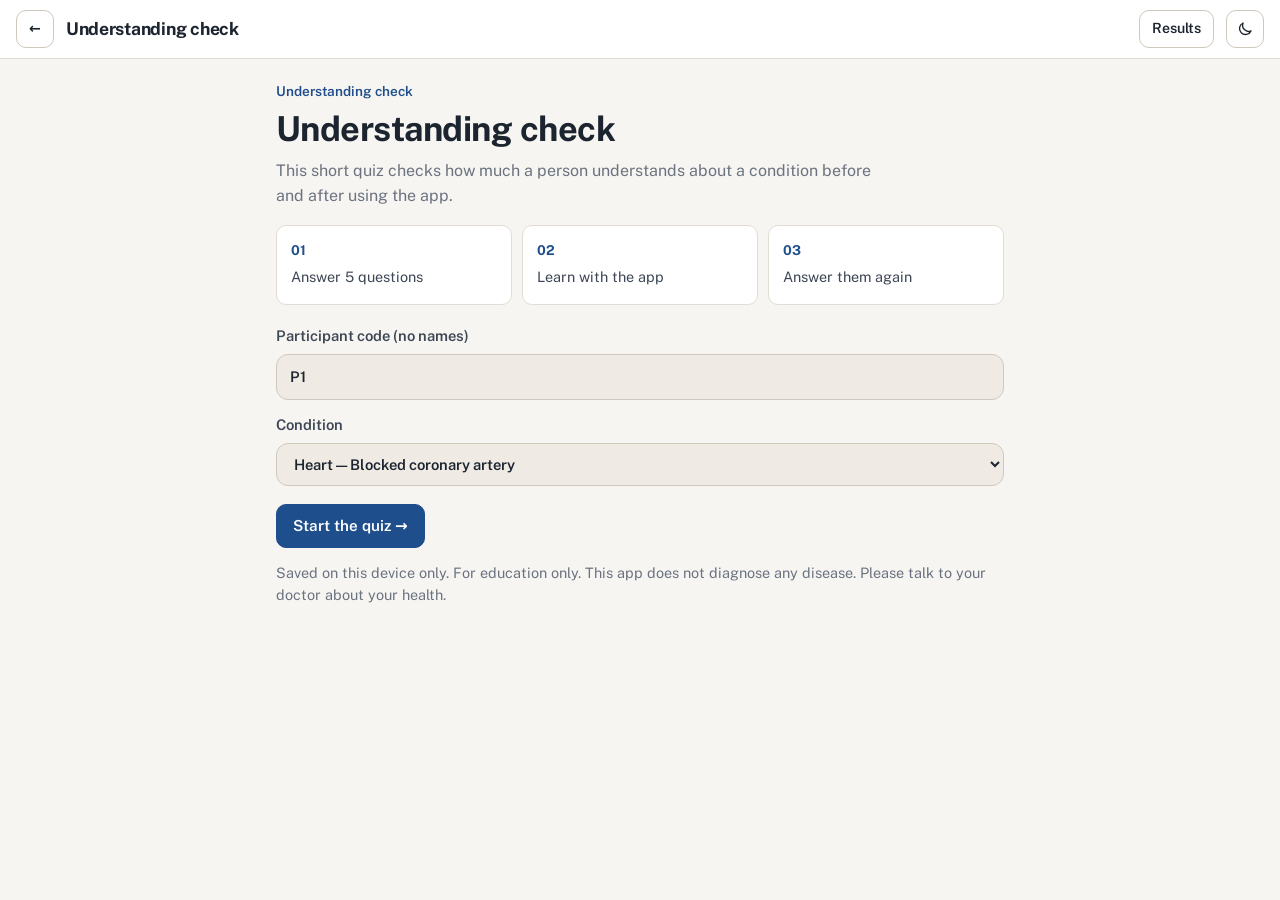
<file: quiz.html>
<!doctype html>
<html lang="en">
<head>
  <meta charset="utf-8">
  <script src="js/theme.js"></script>
  <meta name="viewport" content="width=device-width, initial-scale=1, viewport-fit=cover">
  <meta name="theme-color" content="#f7f5f1">
  <title>Understanding check · Organ Explainer AR</title>
  <link rel="preconnect" href="https://fonts.googleapis.com">
  <link rel="preconnect" href="https://fonts.gstatic.com" crossorigin>
  <link href="https://fonts.googleapis.com/css2?family=Public+Sans:wght@400;500;600;700&family=Noto+Sans+Kannada:wght@400;600;700&family=Noto+Sans+Tamil:wght@400;600;700&display=swap" rel="stylesheet">
  <link rel="stylesheet" href="css/style.css">
  <style>
    .q-top { position: sticky; top: 0; z-index: 20; display: flex; align-items: center; gap: 12px; padding: calc(10px + env(safe-area-inset-top, 0px)) var(--gut-r) 10px var(--gut-l);
      background: var(--surface); border-bottom: 1px solid var(--line); }
    .q-top h1 { font-size: 1.1rem; margin: 0; flex: 1; }
    .q-wrap { max-width: 760px; margin: 0 auto; padding: 22px var(--gut-r) 48px var(--gut-l); }
    .steps3 { display: grid; grid-template-columns: repeat(3, 1fr); gap: 10px; margin: 16px 0 20px; }
    .steps3 div { background: var(--surface); border: 1px solid var(--line); border-radius: var(--r-md); padding: 14px; }
    .steps3 b { display: block; color: var(--brand); font-size: .85rem; margin-bottom: 4px; }
    .steps3 span { color: var(--ink-2); font-size: .9rem; }
    .form { display: grid; gap: 14px; margin-bottom: 18px; }
    .form label { display: grid; gap: 6px; font-weight: 600; color: var(--ink-2); font-size: .92rem; }
    .form input, .form select { background: var(--bg-2); color: var(--ink); border: 1px solid var(--line-2); border-radius: 12px; padding: 11px 13px; font: inherit; }
    .progress { height: 6px; border-radius: 6px; background: var(--surface-2); overflow: hidden; margin: 6px 0 18px; }
    .progress span { display: block; height: 100%; background: linear-gradient(90deg, var(--brand), var(--brand-2)); transition: width .3s; }
    .phase { font-size: .85rem; font-weight: 600; color: var(--brand); margin: 0; }
    .question { font-size: clamp(1.25rem, 3vw, 1.6rem); margin: 6px 0 18px; }
    .opts { display: grid; gap: 10px; }
    .opt { text-align: left; display: flex; gap: 12px; align-items: center; background: var(--surface); border: 1px solid var(--line); border-radius: var(--r-md); padding: 14px 16px; font-size: 1rem; color: var(--ink); }
    .opt:hover { border-color: var(--line-2); }
    .opt .k { display: inline-grid; place-items: center; width: 30px; height: 30px; flex: none; border-radius: 50%; background: var(--surface-2); font-weight: 700; }
    .opt.right { border-color: var(--healthy); background: var(--healthy-soft); }
    .opt.wrong { border-color: var(--sick); background: var(--sick-soft); }
    .score-row { display: grid; grid-template-columns: 1fr 1fr 1fr; gap: 12px; margin: 16px 0; }
    .score { background: var(--surface); border: 1px solid var(--line); border-radius: var(--r-lg); padding: 18px; text-align: center; }
    .score b { display: block; font-size: 2.4rem; line-height: 1.1; }
    .score small { color: var(--muted); }
    .score.up b { color: var(--healthy); }
    .review { list-style: none; padding: 0; margin: 0; display: grid; gap: 8px; }
    .review li { background: var(--surface); border: 1px solid var(--line); border-radius: var(--r-md); padding: 12px 14px; font-size: .92rem; color: var(--ink-2); }
    .review li b { color: var(--ink); }
    .bars { display: grid; gap: 12px; margin: 14px 0 20px; }
    .bar-row { display: grid; grid-template-columns: 90px 1fr; gap: 10px; align-items: center; font-size: .88rem; }
    .bar { height: 26px; border-radius: 8px; background: var(--surface-2); position: relative; overflow: hidden; }
    .bar span { position: absolute; inset: 0 auto 0 0; display: flex; align-items: center; justify-content: flex-end; padding-right: 8px; font-weight: 700; font-size: .8rem; color: var(--surface); border-radius: 8px; }
    .bar.before span { background: var(--muted); } .bar.after span { background: var(--brand); }
    table.res { width: 100%; border-collapse: collapse; font-size: .9rem; }
    table.res th, table.res td { text-align: left; padding: 9px 10px; border-bottom: 1px solid var(--line); }
    table.res th { color: var(--muted); font-weight: 600; }
    .row-btns { display: flex; flex-wrap: wrap; gap: 10px; margin-top: 18px; }
    .danger { border-color: var(--sick) !important; color: var(--sick) !important; }
    @media (max-width: 600px) { .steps3, .score-row { grid-template-columns: 1fr; } }
  </style>
</head>
<body>
  <header class="q-top">
    <a class="chip" id="back" href="index.html">←</a>
    <h1 id="title"></h1>
    <a class="chip" id="res-link" href="#results"></a>
    <button type="button" class="icon-btn theme-btn"></button>
  </header>
  <main class="q-wrap" id="app"></main>
  <script src="js/data.js"></script>
  <script type="module" src="js/quiz.js"></script>
</body>
</html>
</file>
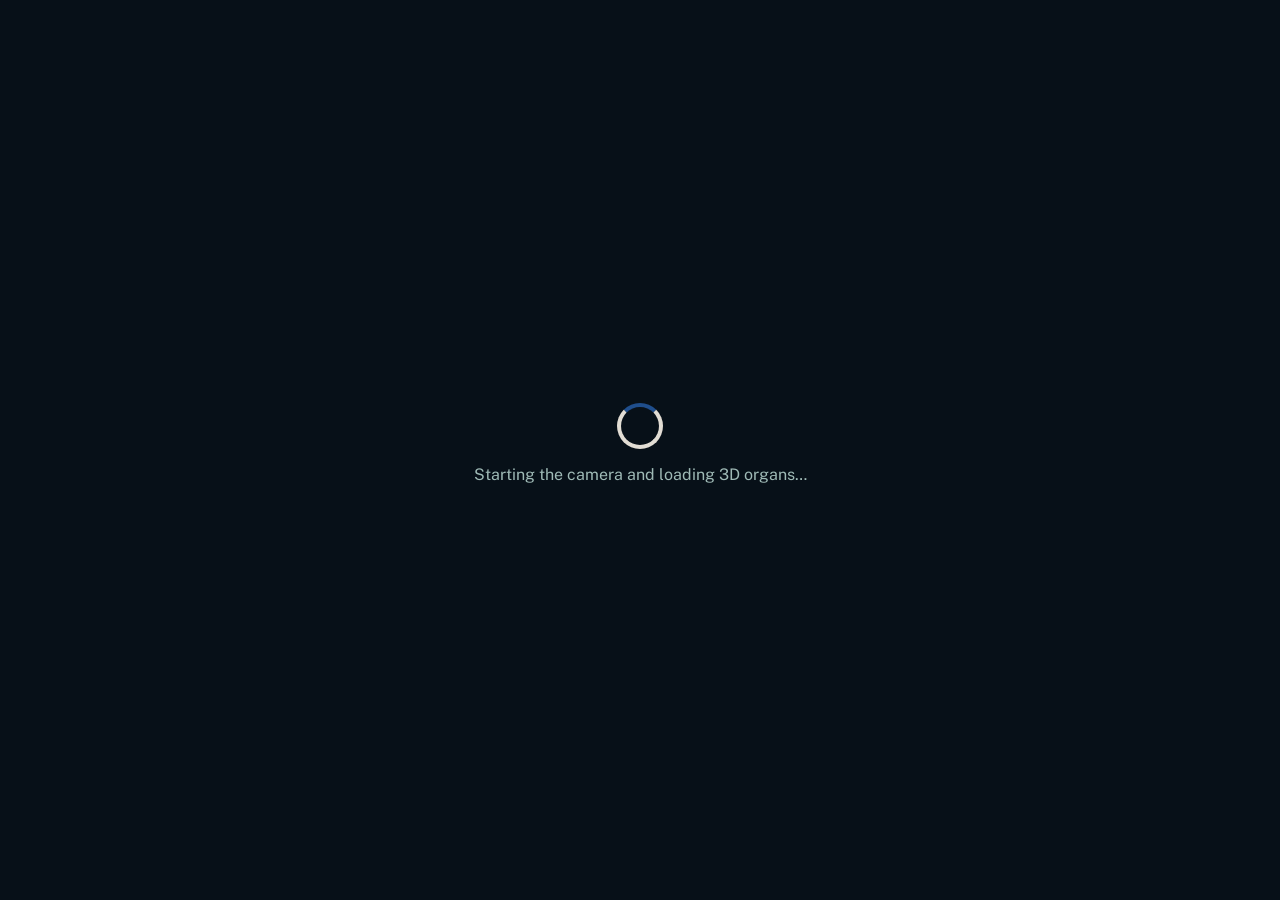
<file: scan.html>
<!doctype html>
<html lang="en">
<head>
  <meta charset="utf-8">
  <script src="js/theme.js"></script>
  <meta name="viewport" content="width=device-width, initial-scale=1, viewport-fit=cover">
  <title>Scan an AR card · Organ Explainer AR</title>
  <link rel="stylesheet" href="css/style.css">
  <link href="https://fonts.googleapis.com/css2?family=Public+Sans:wght@400;500;600;700&family=Noto+Sans+Kannada:wght@400;600;700&family=Noto+Sans+Tamil:wght@400;600;700&display=swap" rel="stylesheet">
  <!-- AR card tracking: A-Frame + MindAR (hosted with the app) -->
  <script src="js/vendor/aframe-v1.5.0.min.js"></script>
  <script src="js/vendor/mindar-image-aframe.prod.js"></script>
  <script src="js/vendor/aframe-extras.min.js"></script>
  <script src="js/data.js"></script>
  <style>
    :root, [data-theme] { --panel: var(--overlay); --accent: var(--brand); }
    html, body { margin: 0; height: 100%; overflow: hidden; background: transparent; color: var(--ink);
      font-family: "Public Sans", "Noto Sans Kannada", "Noto Sans Tamil", system-ui, sans-serif; }
    a-scene { position: fixed; inset: 0; }
    .hud { position: fixed; z-index: 10; left: 0; right: 0; pointer-events: none;
      padding-left: max(14px, env(safe-area-inset-left, 0px)); padding-right: max(14px, env(safe-area-inset-right, 0px)); }
    .hud * { pointer-events: auto; }
    .top { top: 0; padding-top: calc(10px + env(safe-area-inset-top, 0px)); display: flex; align-items: center; gap: 10px; }
    .chip { background: var(--panel); border: 1px solid var(--line); color: var(--ink); text-decoration: none;
      border-radius: 10px; padding: 8px 14px; font-weight: 600; font-size: .9rem; }
    .top .title { margin-left: auto; font-size: .78rem; letter-spacing: .12em; text-transform: uppercase; color: var(--accent); }
    .bottom { bottom: 0; padding-bottom: calc(14px + env(safe-area-inset-bottom, 0px)); }
    .panel { background: var(--panel); border: 1px solid var(--line); border-radius: 18px; padding: 14px 16px; max-width: 560px; margin: 0 auto; }
    .panel h2 { margin: 0 0 2px; font-size: 1.3rem; }
    .panel .cond { color: var(--warm); font-weight: 600; margin: 0 0 6px; }
    .panel p { margin: 0 0 10px; color: var(--muted); font-size: .92rem; }
    .row { display: flex; gap: 8px; flex-wrap: wrap; }
    .btn { display: inline-block; border: 0; border-radius: 999px; padding: 10px 16px; font-weight: 700; text-decoration: none; font-size: .95rem; }
    .btn.primary { background: var(--accent); color: #04211e; }
    .btn.ghost { background: transparent; color: var(--ink); border: 1px solid var(--line); }
    .legend { display: flex; justify-content: space-between; font-size: .8rem; color: var(--muted); margin-bottom: 8px; }
    .legend b { color: #6be3a0; } .legend b.sick { color: #ff8a73; }
    /* scanning frame */
    #scan-hint { position: fixed; inset: 0; z-index: 5; display: grid; place-items: center; pointer-events: none; }
    #scan-hint .frame { width: min(62vw, 340px); aspect-ratio: 10 / 13; border-radius: 18px; position: relative;
      box-shadow: 0 0 0 9999px rgba(4, 12, 18, .35); }
    #scan-hint .frame::before, #scan-hint .frame::after { content: ""; position: absolute; inset: 0; border-radius: 18px;
      border: 3px solid var(--accent); clip-path: polygon(0 0, 22% 0, 22% 4%, 4% 4%, 4% 22%, 0 22%, 0 0, 100% 0, 100% 22%, 96% 22%, 96% 4%, 78% 4%, 78% 0, 100% 0, 100% 100%, 78% 100%, 78% 96%, 96% 96%, 96% 78%, 100% 78%, 100% 100%, 0 100%, 0 78%, 4% 78%, 4% 96%, 22% 96%, 22% 100%, 0 100%); }
    #scan-hint .beam { position: absolute; left: 6%; right: 6%; height: 3px; background: linear-gradient(90deg, transparent, var(--accent), transparent);
      box-shadow: 0 0 14px var(--accent); animation: sweep 2.2s ease-in-out infinite; }
    @keyframes sweep { 0%, 100% { top: 8%; } 50% { top: 92%; } }
    @media (prefers-reduced-motion: reduce) { #scan-hint .beam { animation: none; top: 50%; } }
    #loading { position: fixed; inset: 0; z-index: 20; display: grid; place-items: center; background: #071018; }
    #loading .spin { width: 46px; height: 46px; border-radius: 50%; border: 4px solid var(--line); border-top-color: var(--accent); animation: spin 1s linear infinite; margin: 0 auto 14px; }
    @keyframes spin { to { transform: rotate(360deg); } }
    [hidden], .hidden { display: none !important; }
  </style>
</head>
<body>
  <div id="loading"><div><div class="spin"></div><p id="t-loading" style="text-align:center;color:#9fbab6"></p></div></div>
  <div id="scan-hint" class="hidden"><div class="frame"><div class="beam"></div></div></div>

  <div class="hud top">
    <a class="chip" href="index.html" id="t-back">←</a>
    <a class="chip" href="cards.html" id="t-cards"></a>
    <span class="title" id="t-title"></span>
  </div>

  <div class="hud bottom">
    <div class="panel" id="idle">
      <h2 id="t-point"></h2>
      <p id="t-hint"></p>
    </div>
    <div class="panel" id="found" hidden>
      <div class="legend"><b id="t-left"></b><b class="sick" id="t-right"></b></div>
      <h2 id="f-organ"></h2>
      <p class="cond" id="f-cond"></p>
      <p id="f-short"></p>
      <div class="row">
        <a class="btn primary" id="f-story" href="#"></a>
        <a class="btn ghost" id="f-open" href="#"></a>
      </div>
    </div>
  </div>

  <a-scene id="scene"
    mindar-image="imageTargetSrc: ar/targets.mind; maxTrack: 1; uiLoading: #loading; uiScanning: #scan-hint; filterMinCF: 0.0001; filterBeta: 0.001"
    gltf-model="dracoDecoderPath: js/draco/"
    color-space="sRGB" renderer="colorManagement: true; antialias: true"
    vr-mode-ui="enabled: false" device-orientation-permission-ui="enabled: false">
    <a-assets timeout="30000">
      <a-asset-item id="m-heart" src="models/heart-compare.glb"></a-asset-item>
      <a-asset-item id="m-brain" src="models/brain-compare.glb"></a-asset-item>
      <a-asset-item id="m-lungs" src="models/lungs-compare.glb"></a-asset-item>
      <a-asset-item id="m-liver" src="models/liver-compare.glb"></a-asset-item>
      <a-asset-item id="m-kidney" src="models/kidney-compare.glb"></a-asset-item>
    </a-assets>
    <a-light type="ambient" intensity="1.1"></a-light>
    <a-light type="directional" intensity="1.4" position="0.4 1 1.2"></a-light>
    <a-camera position="0 0 0" look-controls="enabled: false"></a-camera>
    <!-- one anchor per card, in the order the cards were compiled -->
    <a-entity mindar-image-target="targetIndex: 0" data-organ="heart"><a-gltf-model src="#m-heart" scale="4.3 4.3 4.3" position="0 -0.19 0.08" animation-mixer></a-gltf-model></a-entity>
    <a-entity mindar-image-target="targetIndex: 1" data-organ="brain"><a-gltf-model src="#m-brain" scale="2.7 2.7 2.7" position="0 -0.115 0.08" animation-mixer></a-gltf-model></a-entity>
    <a-entity mindar-image-target="targetIndex: 2" data-organ="lungs"><a-gltf-model src="#m-lungs" scale="2.5 2.5 2.5" position="0 -0.24 0.08" animation-mixer></a-gltf-model></a-entity>
    <a-entity mindar-image-target="targetIndex: 3" data-organ="liver"><a-gltf-model src="#m-liver" scale="2.1 2.1 2.1" position="0 -0.1 0.08" animation-mixer></a-gltf-model></a-entity>
    <a-entity mindar-image-target="targetIndex: 4" data-organ="kidney"><a-gltf-model src="#m-kidney" scale="6 6 6" position="0 -0.29 0.08" animation-mixer></a-gltf-model></a-entity>
  </a-scene>

  <script>
    let lang = "en";
    try { lang = localStorage.getItem("lang") || "en"; } catch (e) {}
    document.documentElement.lang = lang;
    const t = (o) => (o && o[lang] && o[lang].trim()) ? o[lang] : (o ? o.en : "");
    const $ = (id) => document.getElementById(id);
    $("t-back").textContent = "← " + t(UI_TEXT.back);
    $("t-cards").textContent = t(UI_TEXT.getCards);
    $("t-title").textContent = t(UI_TEXT.scanTitle);
    $("t-point").textContent = t(UI_TEXT.scanPoint);
    $("t-hint").textContent = t(UI_TEXT.scanHint);
    $("t-left").textContent = "" + t(UI_TEXT.healthy);
    $("t-right").textContent = t(UI_TEXT.withCondition) + " ";
    $("t-loading").textContent = t(UI_TEXT.loadingAR);
    const byId = Object.fromEntries(CONDITIONS.map((c) => [c.id, c]));
    document.querySelectorAll("[mindar-image-target]").forEach((el) => {
      el.addEventListener("targetFound", () => {
        const c = byId[el.dataset.organ];
        $("f-organ").textContent = t(c.organ);
        $("f-cond").textContent = t(c.name);
        $("f-short").textContent = t(c.short);
        $("f-story").textContent = "" + t(UI_TEXT.startStory);
        $("f-story").href = "index.html#" + c.id + "-story";
        $("f-open").textContent = t(UI_TEXT.openLesson);
        $("f-open").href = "index.html#" + c.id;
        $("idle").hidden = true; $("found").hidden = false;
      });
      el.addEventListener("targetLost", () => { $("idle").hidden = false; $("found").hidden = true; });
    });
  </script>
</body>
</html>
</file>
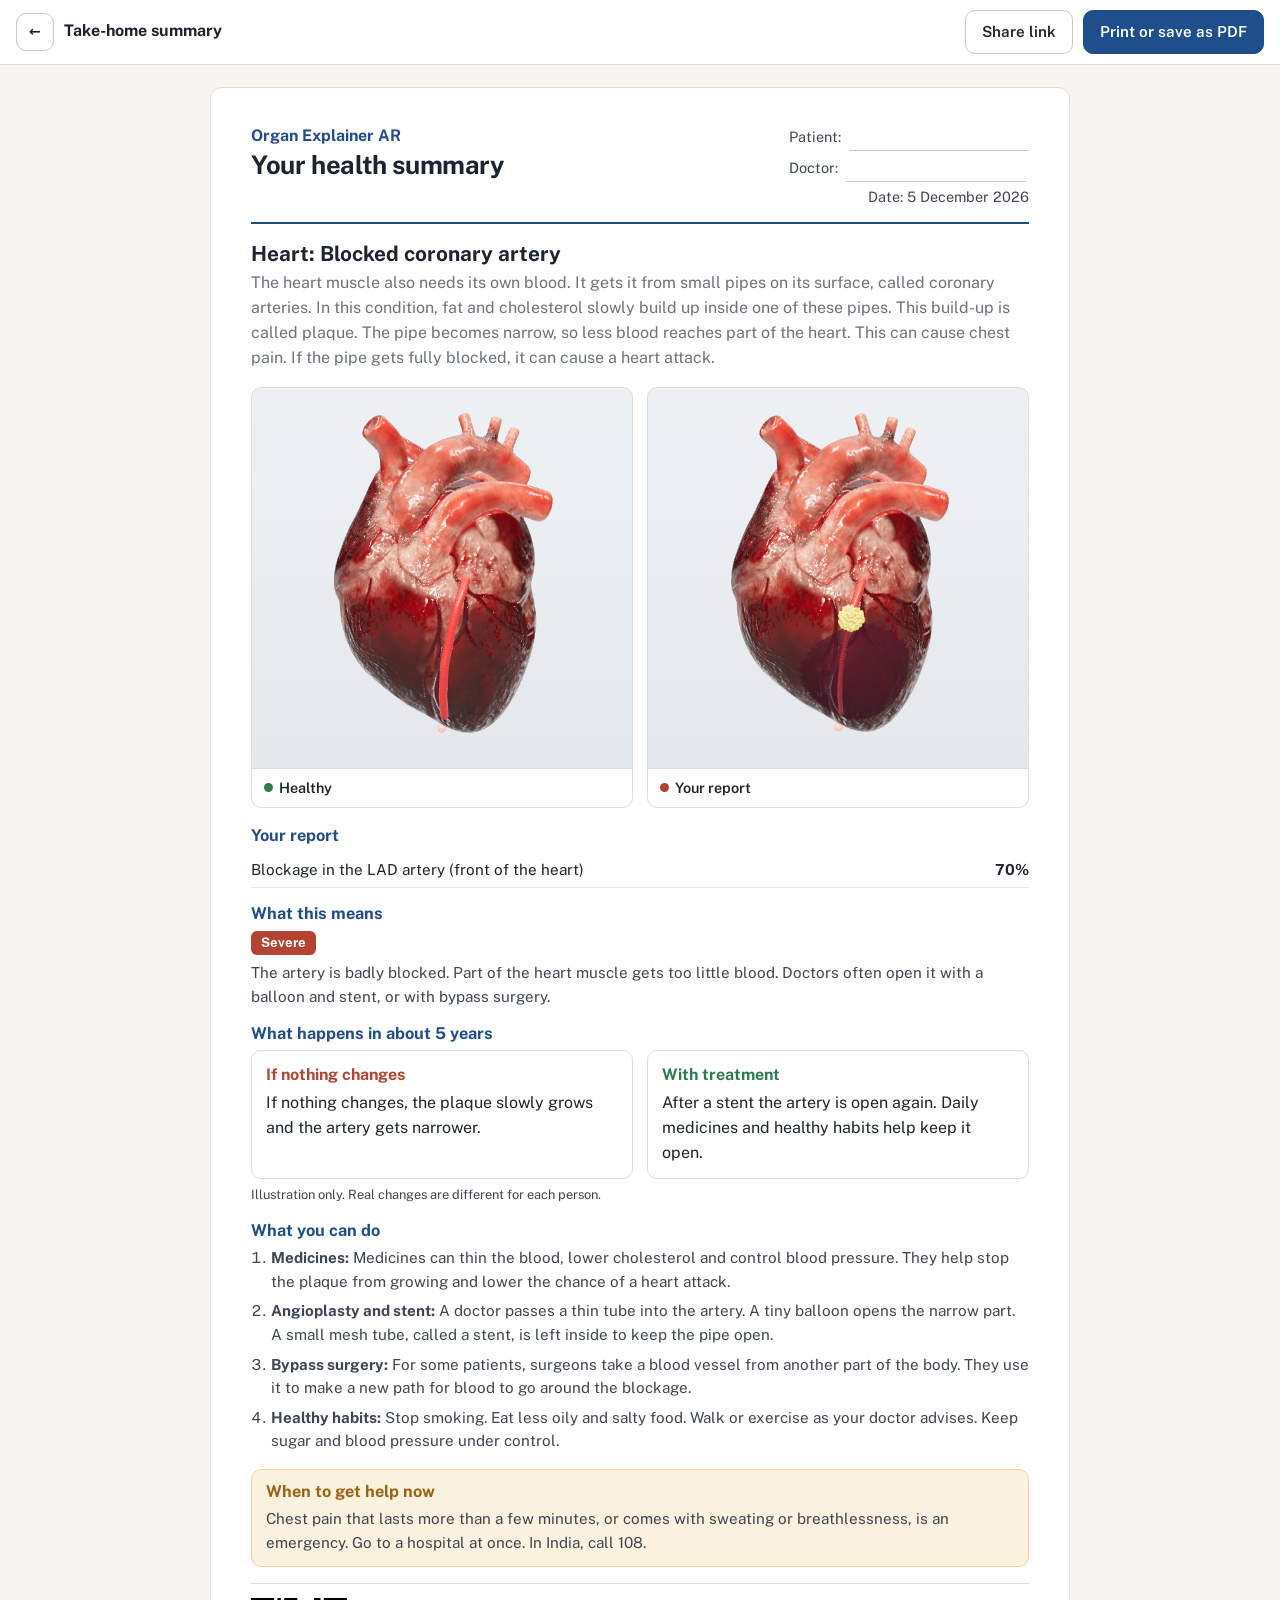
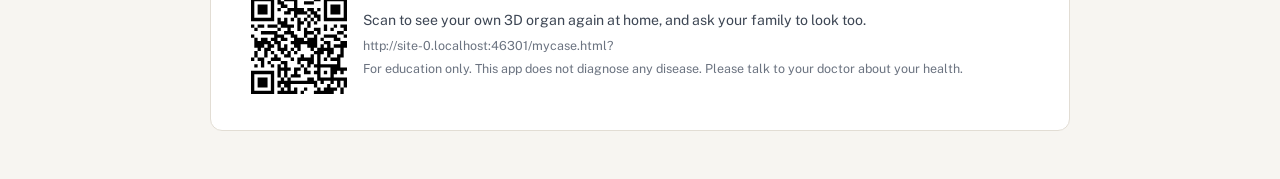
<file: summary.html>
<!doctype html>
<html lang="en">
<head>
  <meta charset="utf-8">
  <script src="js/theme.js"></script>
  <meta name="viewport" content="width=device-width, initial-scale=1, viewport-fit=cover">
  <meta name="theme-color" content="#f7f5f1">
  <title>Take-home summary · Organ Explainer AR</title>
  <link rel="stylesheet" href="css/style.css">
  <link rel="preconnect" href="https://fonts.googleapis.com">
  <link rel="preconnect" href="https://fonts.gstatic.com" crossorigin>
  <link href="https://fonts.googleapis.com/css2?family=Public+Sans:wght@400;500;600;700&family=Noto+Sans+Kannada:wght@400;600;700&family=Noto+Sans+Tamil:wght@400;600;700&display=swap" rel="stylesheet">
  <script type="importmap">
    { "imports": { "three": "./js/vendor/three/three.module.min.js", "three/addons/": "./js/vendor/three/addons/" } }
  </script>
  <style>
    .bar { position: sticky; top: 0; z-index: 10; display: flex; align-items: center; gap: 10px; flex-wrap: wrap;
      padding: calc(10px + env(safe-area-inset-top, 0px)) var(--gut-r) 10px var(--gut-l); background: var(--surface); border-bottom: 1px solid var(--line); }
    .bar .grow { flex: 1; font-weight: 700; }
    .sheet { max-width: 860px; margin: 22px auto 48px; background: #fff; color: #1c2430; border: 1px solid var(--line); border-radius: 12px; padding: 36px 40px; }
    .sheet * { --ink: #1c2430; --ink-2: #3d4654; --muted: #6b7380; --line: #e2ddd4; }
    .s-head { display: flex; justify-content: space-between; gap: 20px; border-bottom: 2px solid #1f4e8c; padding-bottom: 14px; margin-bottom: 18px; }
    .s-head .app { font-weight: 700; color: #1f4e8c; margin: 0; }
    .s-head h1 { margin: 2px 0 0; font-size: 1.6rem; }
    .s-head .meta { text-align: right; font-size: .9rem; color: #3d4654; display: grid; gap: 4px; align-content: start; }
    .fill { display: flex; gap: 8px; align-items: baseline; }
    .fill input { border: 0; border-bottom: 1px solid #cfc8bc; background: transparent; font: inherit; color: #1c2430; width: 180px; padding: 2px 0; }
    .s-title { margin: 0 0 4px; font-size: 1.3rem; }
    .s-sub { color: #6b7380; margin: 0 0 16px; }
    .pics { display: grid; grid-template-columns: 1fr 1fr; gap: 14px; margin-bottom: 18px; }
    .pics figure { margin: 0; border: 1px solid #e2ddd4; border-radius: 10px; overflow: hidden; background: linear-gradient(180deg, #eef1f4, #e3e7ec); }
    .pics img, .pics canvas { display: block; width: 100%; aspect-ratio: 1; object-fit: contain; }
    .pics figcaption { padding: 8px 12px; font-weight: 600; font-size: .9rem; background: #fff; border-top: 1px solid #e2ddd4; display: flex; gap: 6px; align-items: center; }
    .dot { width: 9px; height: 9px; border-radius: 50%; display: inline-block; }
    .sec { margin: 0 0 16px; break-inside: avoid; }
    .sec h2 { font-size: 1.02rem; margin: 0 0 6px; color: #1f4e8c; }
    .sec p, .sec li { color: #3d4654; font-size: .95rem; }
    .vals { width: 100%; border-collapse: collapse; font-size: .95rem; }
    .vals td { padding: 6px 0; border-bottom: 1px solid #eee8de; }
    .vals td:last-child { text-align: right; font-weight: 700; color: #1c2430; }
    .lvl { display: inline-block; padding: 2px 10px; border-radius: 6px; font-size: .82rem; font-weight: 700; margin-bottom: 6px; }
    .lvl.mild { background: #fbf1df; color: #9a6412; } .lvl.moderate { background: #f8e7e2; color: #b4442f; } .lvl.severe { background: #b4442f; color: #fff; } .lvl.none { background: #e3f1e8; color: #2e7d4f; }
    .two { display: grid; grid-template-columns: 1fr 1fr; gap: 14px; }
    .box { border: 1px solid #e2ddd4; border-radius: 10px; padding: 12px 14px; }
    .box b { display: block; margin-bottom: 4px; }
    .box.bad b { color: #b4442f; } .box.good b { color: #2e7d4f; }
    .notes { margin: 0; padding-left: 20px; }
    .todo { margin: 0; padding-left: 20px; display: grid; gap: 6px; }
    .help { background: #fbf1df; border: 1px solid #ecd3a5; border-radius: 10px; padding: 12px 14px; }
    .help h2 { color: #9a6412; }
    .s-foot { display: flex; gap: 16px; align-items: center; border-top: 1px solid #e2ddd4; padding-top: 14px; margin-top: 6px; }
    .s-foot #qr { width: 96px; height: 96px; flex: none; }
    .s-foot #qr svg, .s-foot #qr img { width: 96px; height: 96px; }
    .s-foot p { margin: 0 0 4px; font-size: .88rem; color: #3d4654; }
    .s-foot .small { font-size: .78rem; color: #6b7380; word-break: break-all; }
    @media (max-width: 700px) { .sheet { padding: 22px 18px; margin: 12px; } .pics, .two { grid-template-columns: 1fr; } .s-head { flex-direction: column; } .s-head .meta { text-align: left; } }
    @media print {
      @page { size: A4; margin: 12mm; }
      body { background: #fff !important; }
      .sheet { border: 0; margin: 0; padding: 0; max-width: none; }
      .fill input { border-bottom-color: #999; }
    }
  </style>
</head>
<body>
  <div class="bar no-print">
    <a class="chip" id="back" href="mycase.html">←</a>
    <span class="grow" id="bar-title"></span>
    <button type="button" class="btn" id="share-btn"></button>
    <button type="button" class="btn primary" id="print-btn"></button>
  </div>

  <article class="sheet" id="sheet">
    <header class="s-head">
      <div>
        <p class="app">Organ Explainer AR</p>
        <h1 id="s-h1"></h1>
      </div>
      <div class="meta">
        <label class="fill"><span id="l-name"></span><input id="p-name" autocomplete="off"></label>
        <label class="fill"><span id="l-doc"></span><input id="p-doc" autocomplete="off"></label>
        <span id="s-date"></span>
      </div>
    </header>

    <h2 class="s-title" id="s-cond"></h2>
    <p class="s-sub" id="s-short"></p>

    <div class="pics">
      <figure><canvas id="img-h" width="600" height="600"></canvas><figcaption><span class="dot" style="background:#2e7d4f"></span><span id="cap-h"></span></figcaption></figure>
      <figure><canvas id="img-d" width="600" height="600"></canvas><figcaption><span class="dot" style="background:#b4442f"></span><span id="cap-d"></span></figcaption></figure>
    </div>

    <section class="sec"><h2 id="h-vals"></h2><table class="vals" id="vals"></table></section>
    <section class="sec"><h2 id="h-mean"></h2><span class="lvl" id="lvl"></span><p id="mean"></p></section>
    <section class="sec" id="sec-notes"><h2 id="h-notes"></h2><ol class="notes" id="notes"></ol></section>
    <section class="sec"><h2 id="h-next"></h2>
      <div class="two"><div class="box bad"><b id="b-bad"></b><span id="t-bad"></span></div><div class="box good"><b id="b-good"></b><span id="t-good"></span></div></div>
      <p class="muted" id="illus" style="margin-top:6px;font-size:.8rem"></p>
    </section>
    <section class="sec"><h2 id="h-todo"></h2><ol class="todo" id="todo"></ol></section>
    <section class="sec help"><h2 id="h-help"></h2><p id="help" style="margin:0"></p></section>

    <footer class="s-foot">
      <div id="qr"></div>
      <div><p id="f-scan"></p><p class="small" id="f-link"></p><p class="small" id="f-edu"></p></div>
    </footer>
  </article>

  <script src="js/data.js"></script>
  <script src="js/vendor/qrcode.js"></script>
  <script type="module" src="js/summary.js"></script>
</body>
</html>
</file>
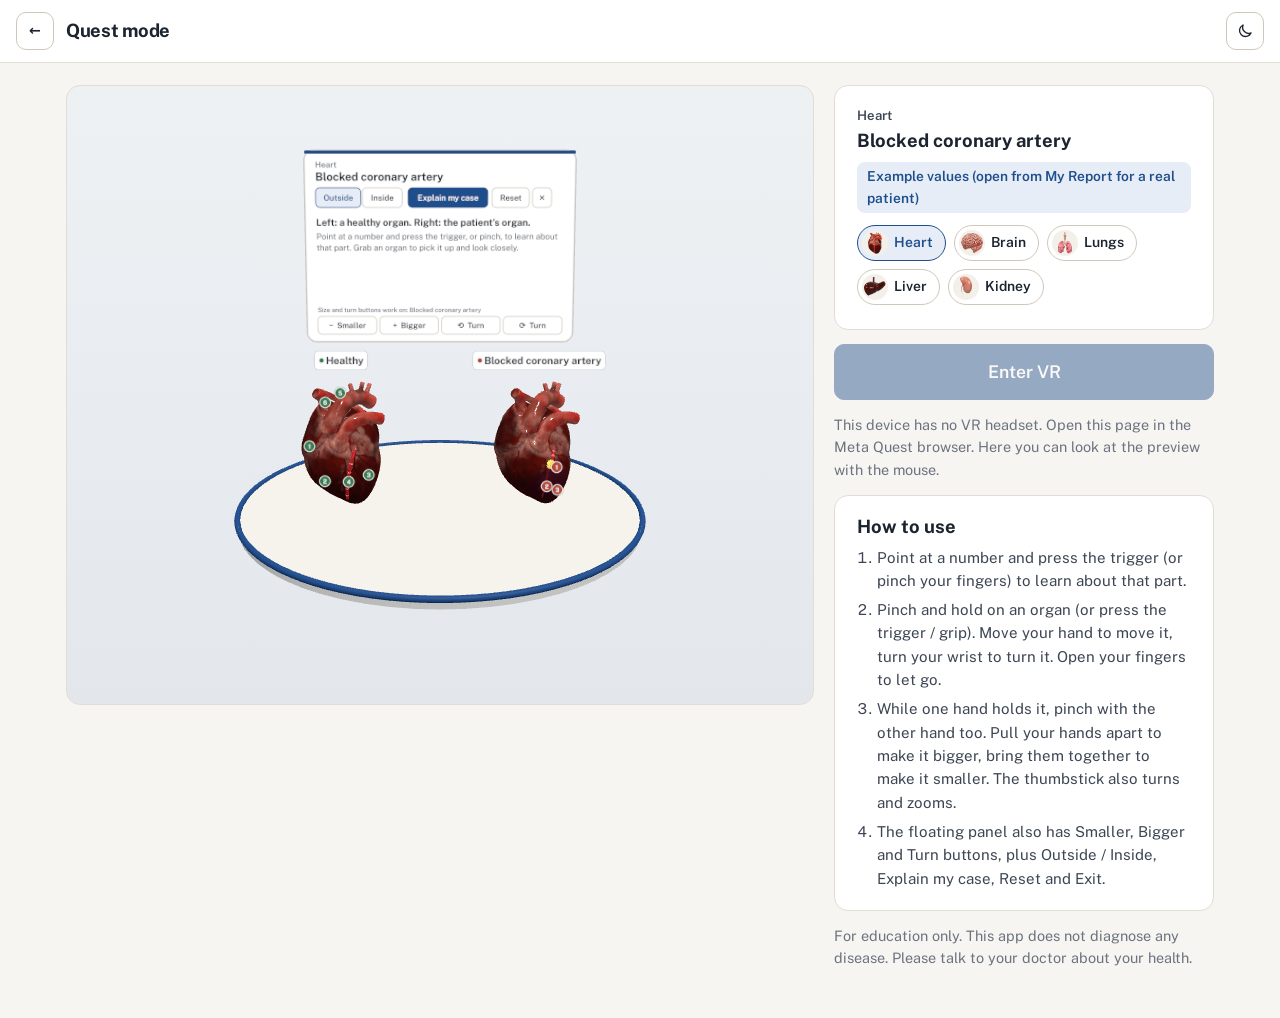
<file: xr.html>
<!doctype html>
<html lang="en">
<head>
  <meta charset="utf-8">
  <script src="js/theme.js"></script>
  <meta name="viewport" content="width=device-width, initial-scale=1, viewport-fit=cover">
  <meta name="theme-color" content="#f7f5f1">
  <title>Quest mode · Organ Explainer AR</title>
  <link rel="manifest" href="manifest.webmanifest">
  <link rel="icon" href="images/icon-192.png">
  <link rel="stylesheet" href="css/style.css">
  <link rel="preconnect" href="https://fonts.googleapis.com">
  <link rel="preconnect" href="https://fonts.gstatic.com" crossorigin>
  <link href="https://fonts.googleapis.com/css2?family=Public+Sans:wght@400;500;600;700&family=Noto+Sans+Kannada:wght@400;600;700&family=Noto+Sans+Tamil:wght@400;600;700&display=swap" rel="stylesheet">
  <script type="importmap">
    { "imports": { "three": "./js/vendor/three/three.module.min.js", "three/addons/": "./js/vendor/three/addons/" } }
  </script>
  <style>
    body { min-height: 100vh; }
    .x-top { display: flex; align-items: center; gap: 12px; flex-wrap: wrap; padding: calc(12px + env(safe-area-inset-top, 0px)) var(--gut-r) 12px var(--gut-l);
      background: var(--surface); border-bottom: 1px solid var(--line); }
    .x-top h1 { font-size: 1.15rem; margin: 0; flex: 1; }
    .x-wrap { max-width: 1180px; margin: 0 auto; padding: 22px var(--gut-r) 40px var(--gut-l); display: grid; grid-template-columns: minmax(0, 1fr) 380px; gap: 20px; align-items: start; }
    .x-stage { position: relative; height: min(70vh, 620px); border-radius: var(--r-lg); overflow: hidden; border: 1px solid var(--line); background: var(--stage); }
    .x-stage canvas { display: block; width: 100%; height: 100%; }
    .x-side { display: grid; gap: 14px; }
    .x-side .organ-switch { display: flex !important; flex-wrap: wrap; overflow: visible; margin: 0; }
    .enter { width: 100%; min-height: 56px; font-size: 1.1rem; }
    .how { margin: 0; padding-left: 20px; display: grid; gap: 6px; color: var(--ink-2); font-size: .94rem; }
    .status { font-size: .9rem; color: var(--muted); margin: 0; }
    .status.bad { color: var(--sick); }
    .case-chip { display: inline-block; background: var(--brand-soft); color: var(--brand); border-radius: var(--r-sm); padding: 4px 10px; font-weight: 600; font-size: .86rem; }
    @media (max-width: 899px) { .x-wrap { grid-template-columns: 1fr; } .x-stage { height: 46vh; } }
  </style>
</head>
<body>
  <header class="x-top">
    <a class="chip" id="back" href="index.html">←</a>
    <h1 id="title">Quest mode</h1>
    <button type="button" class="icon-btn theme-btn"></button>
  </header>
  <main class="x-wrap">
    <section class="x-stage" id="stage" aria-label="3D preview"></section>
    <aside class="x-side">
      <div class="panel">
        <p class="organ" id="cond"></p>
        <h2 id="h-org" style="margin-bottom:10px"></h2>
        <span class="case-chip" id="case-chip" hidden></span>
        <nav class="organ-switch" id="switch" aria-label="Organs" style="margin-top:12px"></nav>
      </div>
      <button type="button" class="btn primary enter" id="enter" disabled></button>
      <p class="status" id="status"></p>
      <div class="panel">
        <h2 id="h-how"></h2>
        <ol class="how" id="how"></ol>
      </div>
      <p class="note muted" id="edu"></p>
    </aside>
  </main>
  <script src="js/data.js"></script>
  <script type="module" src="js/xr.js"></script>
</body>
</html>
</file>
<file: css/style.css>
/* =============================================================
   Organ Explainer AR
   Two themes: light "clinic clean" (default) and "calm dark".
   Laptop: side menu. Phone: top bar + bottom menu.
   ============================================================= */
:root, [data-theme="light"] {
  --bg: #f7f5f1;
  --bg-2: #efebe4;
  --surface: #ffffff;
  --surface-2: #f3f0ea;
  --surface-3: #e9e4db;
  --ink: #1c2430;
  --ink-2: #3d4654;
  --muted: #6b7380;
  --line: #e2ddd4;
  --line-2: #cfc8bc;
  --brand: #1f4e8c;
  --brand-2: #173c6c;
  --brand-ink: #ffffff;
  --brand-soft: #e6edf6;
  --healthy: #2e7d4f;
  --healthy-soft: #e3f1e8;
  --sick: #b4442f;
  --sick-soft: #f8e7e2;
  --warm: #9a6412;
  --warm-soft: #fbf1df;
  --warn-line: #ecd3a5;
  --stage: linear-gradient(180deg, #eef1f4 0%, #e3e7ec 100%);
  --shadow: 0 1px 2px rgba(28, 36, 48, .06), 0 4px 14px rgba(28, 36, 48, .05);
  --overlay: rgba(255, 255, 255, .94);
  color-scheme: light;
}
[data-theme="dark"] {
  --bg: #161719;
  --bg-2: #1b1c1f;
  --surface: #1f2124;
  --surface-2: #26292d;
  --surface-3: #2f3237;
  --ink: #ece8e1;
  --ink-2: #c9c4bb;
  --muted: #9a958d;
  --line: #303338;
  --line-2: #42464c;
  --brand: #d9b77e;
  --brand-2: #e7cb9c;
  --brand-ink: #1a1712;
  --brand-soft: #2e2a22;
  --healthy: #7cc49a;
  --healthy-soft: #1f2d25;
  --sick: #e58b74;
  --sick-soft: #352420;
  --warm: #e3b65e;
  --warm-soft: #2f2918;
  --warn-line: #5a4a2a;
  --stage: linear-gradient(180deg, #24272b 0%, #1c1e21 100%);
  --shadow: 0 1px 2px rgba(0, 0, 0, .3);
  --overlay: rgba(31, 33, 36, .95);
  color-scheme: dark;
}
:root {
  --r-lg: 14px; --r-md: 10px; --r-sm: 8px;
  --side-w: 240px;
  --bar-h: 62px;
  --font: "Public Sans", "Noto Sans Kannada", "Noto Sans Tamil", system-ui, -apple-system, "Segoe UI", sans-serif;
  --gut-l: max(16px, env(safe-area-inset-left, 0px));
  --gut-r: max(16px, env(safe-area-inset-right, 0px));
}
* { box-sizing: border-box; }
html { -webkit-text-size-adjust: 100%; background: var(--bg); }
body { margin: 0; background: var(--bg); color: var(--ink); font-family: var(--font); font-size: 16px; line-height: 1.55; }
body.story-open { overflow: hidden; }
h1, h2, h3 { line-height: 1.2; margin: 0 0 .4em; text-wrap: balance; }
h1 { font-size: clamp(1.6rem, 3.2vw, 2.15rem); font-weight: 700; letter-spacing: -.015em; }
h2 { font-size: 1.15rem; font-weight: 700; }
h3 { font-size: 1.02rem; font-weight: 700; }
p { margin: 0 0 .6em; }
a { color: var(--brand); }
button { font: inherit; cursor: pointer; color: inherit; }
img { max-width: 100%; }
:focus-visible { outline: 3px solid var(--brand); outline-offset: 2px; }
[hidden] { display: none !important; }
.sub { color: var(--muted); max-width: 62ch; }
.muted { color: var(--muted); font-size: .9rem; }
.row { display: flex; flex-wrap: wrap; gap: 10px; }
.mt { margin-top: 18px; }

/* ---------- buttons ---------- */
.btn { display: inline-flex; align-items: center; justify-content: center; gap: 8px; min-height: 42px; padding: 9px 16px;
  border-radius: var(--r-md); border: 1px solid var(--line-2); background: var(--surface); color: var(--ink);
  font-weight: 600; font-size: .95rem; text-decoration: none; white-space: nowrap; transition: background .15s, border-color .15s; }
.btn:hover { background: var(--surface-2); }
.btn.primary { background: var(--brand); border-color: var(--brand); color: var(--brand-ink); }
.btn.primary:hover { background: var(--brand-2); border-color: var(--brand-2); }
.btn.small { min-height: 34px; padding: 6px 12px; font-size: .86rem; }
.btn:disabled { opacity: .45; cursor: default; }
.btn svg, .ico-inline { width: 18px; height: 18px; flex: none; fill: none; stroke: currentColor; stroke-width: 1.8; stroke-linecap: round; stroke-linejoin: round; }
.chip { display: inline-flex; align-items: center; gap: 6px; border: 1px solid var(--line-2); background: var(--surface); color: var(--ink);
  border-radius: var(--r-md); padding: 7px 12px; font-weight: 600; font-size: .88rem; text-decoration: none; }
.chip.on { background: var(--brand); border-color: var(--brand); color: var(--brand-ink); }
.icon-btn { display: inline-grid; place-items: center; width: 38px; height: 38px; border-radius: var(--r-md); border: 1px solid var(--line-2);
  background: var(--surface); color: var(--ink); padding: 0; }
.icon-btn:hover { background: var(--surface-2); }
.link { color: var(--brand); text-decoration: none; font-weight: 600; font-size: .92rem; white-space: nowrap; }
.link:hover { text-decoration: underline; }

/* ---------- brand + language ---------- */
.brand { display: flex; align-items: center; gap: 10px; color: var(--ink); text-decoration: none; font-weight: 700; }
.brand-mark { width: 30px; height: 30px; flex: none; border-radius: 8px; color: var(--brand-ink); background: var(--brand); display: grid; place-items: center; }
.lang { display: flex; border: 1px solid var(--line-2); border-radius: var(--r-md); overflow: hidden; background: var(--surface); }
.lang button { flex: 1; border: 0; background: transparent; color: var(--muted); padding: 6px 10px; font-size: .84rem; font-weight: 600; }
.lang button + button { border-left: 1px solid var(--line); }
.lang button.active { background: var(--brand-soft); color: var(--brand); }
.warn-dot { display: inline-grid; place-items: center; width: 18px; height: 18px; flex: none; border-radius: 50%;
  background: var(--warm); color: var(--surface); font-size: .72rem; font-weight: 800; }

/* ---------- app shell ---------- */
.sidebar { position: fixed; inset: 0 auto 0 0; width: var(--side-w); z-index: 20; display: flex; flex-direction: column; gap: 22px;
  padding: 20px 14px; background: var(--surface); border-right: 1px solid var(--line); overflow-y: auto; }
.nav { display: grid; gap: 2px; }
.nav a, .tabbar a { display: flex; align-items: center; gap: 12px; color: var(--ink-2); text-decoration: none; font-weight: 600; }
.nav a { padding: 9px 12px; border-radius: var(--r-sm); }
.nav a:hover { background: var(--surface-2); }
.nav a.active { background: var(--brand-soft); color: var(--brand); }
.nav svg, .tabbar svg { width: 20px; height: 20px; flex: none; fill: none; stroke: currentColor; stroke-width: 1.8; stroke-linecap: round; stroke-linejoin: round; }
.side-label { margin: 0 0 6px 12px; font-size: .78rem; font-weight: 600; color: var(--muted); }
.side-organs ul { list-style: none; margin: 0; padding: 0; display: grid; gap: 1px; }
.side-organs a { display: flex; align-items: center; gap: 10px; padding: 6px 10px; border-radius: var(--r-sm); color: var(--ink-2); text-decoration: none; font-size: .92rem; }
.side-organs a:hover { background: var(--surface-2); }
.side-organs a.active { background: var(--surface-2); color: var(--ink); font-weight: 600; }
.side-organs img { width: 28px; height: 28px; object-fit: contain; border-radius: 6px; background: var(--surface-2); padding: 2px; }
.side-organs small { display: block; color: var(--muted); font-size: .74rem; line-height: 1.2; font-weight: 400; }
.side-foot { margin-top: auto; display: grid; gap: 10px; }
.side-foot .row { align-items: center; flex-wrap: nowrap; }
.side-foot .lang { flex: 1; }
.side-note { display: flex; gap: 8px; margin: 0; font-size: .76rem; color: var(--muted); line-height: 1.4; }

.mtop { display: none; }
.tabbar { display: none; }
.main { margin-left: var(--side-w); min-height: 100vh; display: flex; flex-direction: column; }
.notice { display: none; }
.page { width: 100%; max-width: 1180px; margin: 0 auto; padding: 32px 36px 48px; flex: 1; }
.foot { text-align: center; color: var(--muted); font-size: .8rem; padding: 0 16px 24px; }
.foot p { margin: 0; }

/* ---------- shared blocks ---------- */
.page-head { margin-bottom: 22px; }
.block { margin-top: 36px; }
.block-head { display: flex; align-items: baseline; justify-content: space-between; gap: 12px; margin-bottom: 12px; }
.block-head h2 { margin: 0; font-size: 1.2rem; }
.panel { background: var(--surface); border: 1px solid var(--line); border-radius: var(--r-lg); padding: 20px 22px; }
.panel p { color: var(--ink-2); }
.panel p:last-child { margin-bottom: 0; }
.organ, .kicker { font-size: .82rem; font-weight: 600; color: var(--muted); margin: 0 0 4px; }

/* ---------- home ---------- */
.hero { display: grid; grid-template-columns: 1.25fr .75fr; gap: 28px; align-items: center; padding: 34px 36px; border-radius: var(--r-lg);
  background: var(--surface); border: 1px solid var(--line); }
.hero h1 { font-size: clamp(1.9rem, 3.8vw, 2.6rem); margin-bottom: 12px; }
.hero .sub { font-size: 1.05rem; margin-bottom: 20px; }
.hero-art { height: 220px; display: grid; place-items: center; background: var(--stage); border-radius: var(--r-md); }
.hero-art img { max-height: 190px; }

/* organ cards */
.cards { display: grid; gap: 14px; grid-template-columns: repeat(auto-fill, minmax(190px, 1fr)); }
.c-card { position: relative; display: flex; flex-direction: column; background: var(--surface); border: 1px solid var(--line);
  border-radius: var(--r-lg); overflow: hidden; color: var(--ink); transition: border-color .15s, box-shadow .15s; }
.c-card:hover { border-color: var(--line-2); box-shadow: var(--shadow); }
.c-card .thumb { height: 140px; display: grid; place-items: center; background: var(--stage); }
.c-card .thumb img { max-height: 118px; max-width: 80%; object-fit: contain; }
.c-card .c-body { padding: 14px 16px 16px; display: flex; flex-direction: column; flex: 1; }
.c-card h3 { margin: 0 0 4px; font-size: 1.05rem; }
.c-card .c-short { color: var(--muted); font-size: .88rem; margin: 0 0 12px; }
.c-meta { margin-top: auto; display: flex; align-items: center; justify-content: space-between; gap: 8px; font-size: .84rem; color: var(--muted); }
.c-meta .go { color: var(--brand); font-weight: 600; }
.c-story { position: absolute; z-index: 2; top: 10px; right: 10px; width: 34px; height: 34px; border-radius: 50%; display: grid; place-items: center;
  background: var(--surface); border: 1px solid var(--line-2); color: var(--brand); text-decoration: none; font-size: .78rem; }
.c-story:hover { background: var(--brand); color: var(--brand-ink); }

/* small feature tiles */
.ways { display: grid; gap: 12px; grid-template-columns: repeat(auto-fill, minmax(200px, 1fr)); }
.way { display: flex; flex-direction: column; gap: 6px; padding: 16px; border-radius: var(--r-lg); background: var(--surface); border: 1px solid var(--line);
  color: var(--ink); text-decoration: none; transition: border-color .15s, box-shadow .15s; }
.way:hover { border-color: var(--line-2); box-shadow: var(--shadow); }
.way b { font-size: .98rem; }
.way small { color: var(--muted); font-size: .85rem; line-height: 1.45; }
.ico { width: 38px; height: 38px; flex: none; border-radius: var(--r-md); display: grid; place-items: center; color: var(--brand); background: var(--brand-soft); }
.ico svg { width: 20px; height: 20px; fill: none; stroke: currentColor; stroke-width: 1.8; stroke-linecap: round; stroke-linejoin: round; }
.ways.personal { grid-template-columns: repeat(3, minmax(0, 1fr)); }
.feature-band { padding: 22px 24px; border-radius: var(--r-lg); background: var(--brand-soft); border: 1px solid var(--line); }
.feature-band h2 { margin-bottom: 4px; }
.feature-band .sub { margin-bottom: 14px; color: var(--ink-2); }
.feature-band .way { background: var(--surface); }

/* ---------- AR modes page ---------- */
.mode-list { display: grid; gap: 12px; }
.mode-card { display: grid; grid-template-columns: auto 1fr; gap: 16px; padding: 20px; border-radius: var(--r-lg); background: var(--surface); border: 1px solid var(--line); }
.mode-card h2 { margin: 0 0 4px; }
.mode-card p { color: var(--ink-2); margin: 0 0 8px; }
.mode-card .needs { font-size: .85rem; color: var(--muted); margin-bottom: 12px; }
.mode-card .needs b { color: var(--ink-2); font-weight: 600; }
.pick { display: flex; flex-wrap: wrap; gap: 8px; align-items: center; }
.pick-label { font-size: .86rem; color: var(--muted); margin-right: 2px; }
.o-chip { display: inline-flex; align-items: center; gap: 6px; padding: 4px 12px 4px 4px; border-radius: 999px; background: var(--surface);
  border: 1px solid var(--line-2); color: var(--ink); text-decoration: none; font-size: .87rem; font-weight: 600; }
.o-chip:hover { background: var(--surface-2); }
.o-chip img { width: 26px; height: 26px; object-fit: contain; border-radius: 50%; background: var(--surface-2); padding: 2px; }
.o-chip.active { border-color: var(--brand); background: var(--brand-soft); color: var(--brand); }

/* ---------- about ---------- */
.about-grid { display: grid; gap: 14px; grid-template-columns: 1fr 1fr; }
.span2 { grid-column: 1 / -1; }
.lead { font-size: 1.05rem; }
.howto { margin: 0; padding-left: 22px; color: var(--ink-2); display: grid; gap: 6px; }
.warn-text { color: var(--warm) !important; }
.credits { margin: 0; padding-left: 18px; color: var(--muted); font-size: .86rem; display: grid; gap: 4px; }
.credits a { color: var(--ink-2); }

/* ---------- organ page ---------- */
.organ-switch { display: flex; gap: 8px; overflow-x: auto; padding-bottom: 4px; margin-bottom: 18px; scrollbar-width: none; }
.organ-switch::-webkit-scrollbar { display: none; }
.organ-switch .o-chip { flex: none; }
.organ-head { display: flex; flex-wrap: wrap; align-items: flex-end; justify-content: space-between; gap: 16px; margin-bottom: 18px; }
.organ-title { min-width: 0; }
.organ-title h1 { margin-bottom: 4px; }
.organ-title .sub { margin: 0; }
.organ-actions { display: flex; flex-wrap: wrap; gap: 10px; }

.tabs { display: flex; gap: 24px; margin-bottom: 20px; border-bottom: 1px solid var(--line); overflow-x: auto; scrollbar-width: none; }
.tabs button { flex: none; border: 0; background: transparent; color: var(--muted); font-weight: 600; padding: 10px 2px; font-size: .95rem; white-space: nowrap;
  border-bottom: 2px solid transparent; margin-bottom: -1px; }
.tabs button:hover { color: var(--ink); }
.tabs button.active { color: var(--brand); border-bottom-color: var(--brand); }

.view-bar { display: flex; flex-wrap: wrap; align-items: center; gap: 10px 14px; margin-bottom: 14px; }
.view-switch { display: inline-flex; border: 1px solid var(--line-2); border-radius: var(--r-md); overflow: hidden; background: var(--surface); }
.view-switch button { border: 0; background: transparent; color: var(--muted); font-weight: 600; padding: 7px 14px; font-size: .9rem; }
.view-switch button + button { border-left: 1px solid var(--line); }
.view-switch button.active { background: var(--brand-soft); color: var(--brand); }
.view-hint { margin: 0; color: var(--muted); font-size: .88rem; }
.hint { color: var(--muted); font-size: .86rem; margin: 14px 0 0; text-align: center; }

.compare { display: grid; grid-template-columns: 1fr 1fr; gap: 16px; }
.side { display: flex; flex-direction: column; gap: 10px; min-width: 0; }
.viewer-card { position: relative; margin: 0; background: var(--surface); border: 1px solid var(--line); border-radius: var(--r-lg); overflow: hidden; }
.viewer-card figcaption { position: absolute; top: 12px; left: 12px; z-index: 2; display: flex; align-items: center; gap: 6px;
  background: var(--surface); border: 1px solid var(--line); padding: 4px 10px; border-radius: var(--r-sm); font-weight: 600; font-size: .84rem; }
.dot { width: 9px; height: 9px; border-radius: 50%; display: inline-block; flex: none; }
.healthy .dot, .healthy-k .dot { background: var(--healthy); }
.diseased .dot, .sick-k .dot { background: var(--sick); }
model-viewer { width: 100%; height: min(58vh, 480px); background: var(--stage); --poster-color: transparent; --progress-bar-color: var(--brand); }
.offscreen { position: absolute; width: 1px; height: 1px; left: -9999px; }
.reset { position: absolute; top: 12px; right: 12px; z-index: 2; border: 1px solid var(--line); background: var(--surface); color: var(--ink);
  border-radius: var(--r-sm); padding: 4px 10px; font-size: .8rem; }
.ar-btn { position: absolute; bottom: 12px; left: 50%; transform: translateX(-50%); border: 0; border-radius: var(--r-md); padding: 10px 18px;
  background: var(--brand); color: var(--brand-ink); font-weight: 600; white-space: nowrap; box-shadow: var(--shadow); }

.parts { list-style: none; margin: 0; padding: 0; display: flex; flex-wrap: wrap; gap: 6px; }
.parts button { display: flex; align-items: center; gap: 8px; text-align: left; border: 1px solid var(--line); background: var(--surface);
  border-radius: 999px; padding: 4px 12px 4px 4px; font-size: .86rem; }
.parts .n { display: inline-grid; place-items: center; width: 22px; height: 22px; border-radius: 50%; color: #fff; font-size: .74rem; font-weight: 700; flex: none; }
.side.healthy .n { background: var(--healthy); }
.side.diseased .n { background: var(--sick); }
[data-theme="dark"] .parts .n { color: #161719; }
.parts button:hover { border-color: var(--line-2); }
.parts button.active { border-color: var(--brand); background: var(--brand-soft); }

.hotspot { width: 28px; height: 28px; border-radius: 50%; border: 2px solid #fff; padding: 0; color: #fff; font-weight: 700; font-size: 13px;
  box-shadow: 0 1px 6px rgba(0, 0, 0, .35); transition: transform .15s, opacity .2s; }
.healthy .hotspot { background: #2e7d4f; }
.diseased .hotspot { background: #b4442f; }
.hotspot:hover, .hotspot.active { transform: scale(1.15); }
.hotspot.active { outline: 3px solid var(--brand); }
.hotspot:not([data-visible]) { opacity: .3; }

/* Learn + Treatment tabs */
.learn-grid { display: grid; grid-template-columns: 1fr 1fr; gap: 14px; }
.kicker { display: flex; align-items: center; gap: 8px; }
.panel-title { font-size: 1.2rem; margin-bottom: 14px; }
.steps { list-style: none; padding: 0; margin: 0; display: grid; gap: 12px; counter-reset: s; grid-template-columns: repeat(auto-fit, minmax(230px, 1fr)); }
.steps li { counter-increment: s; background: var(--surface); border: 1px solid var(--line); border-radius: var(--r-lg); padding: 18px; }
.steps li::before { content: counter(s); display: inline-grid; place-items: center; width: 30px; height: 30px; border-radius: 50%;
  color: var(--brand); background: var(--brand-soft); font-weight: 700; font-size: .9rem; margin-bottom: 10px; }
.steps p { color: var(--muted); margin: 0; font-size: .94rem; }
.warning { margin-top: 14px; background: var(--warm-soft); border-color: var(--warn-line); }
.warning h2 { color: var(--warm); }
.warning p { color: var(--ink-2) !important; }

/* AR tab */
.ar-actions { display: grid; gap: 12px; grid-template-columns: repeat(auto-fill, minmax(250px, 1fr)); margin-top: 6px; }
.ar-act { display: grid; grid-template-columns: auto 1fr; gap: 12px; align-items: start; text-align: left; padding: 16px; border-radius: var(--r-lg);
  background: var(--surface); border: 1px solid var(--line); color: var(--ink); text-decoration: none; transition: border-color .15s; }
.ar-act:hover { border-color: var(--brand); }
.ar-act b { display: block; margin-bottom: 2px; }
.ar-act small { color: var(--muted); font-size: .84rem; line-height: 1.4; display: block; }

/* description box inside the AR camera view */
.ar-info { position: absolute; left: 12px; right: 12px; bottom: calc(24px + env(safe-area-inset-bottom, 0px)); z-index: 5; max-width: 560px; margin: 0 auto;
  background: var(--overlay); color: var(--ink); border: 1px solid var(--line); border-radius: var(--r-lg); padding: 14px 16px;
  box-shadow: 0 6px 24px rgba(0, 0, 0, .2); border-top: 4px solid var(--healthy); font-size: 1rem; line-height: 1.5; }
.ar-info.diseased { border-top-color: var(--sick); }
.ar-info h3 { margin: 0 0 6px; }
.ar-info p { margin: 0 0 10px; color: var(--ink-2); }
.ar-info-close { border: 1px solid var(--line-2); background: transparent; border-radius: var(--r-md); padding: 6px 14px; }
model-viewer:not([ar-status="session-started"]) .ar-info { display: none !important; }

/* info sheet */
.info { position: fixed; left: var(--side-w); right: 0; bottom: 0; z-index: 30; pointer-events: none; padding: 0 16px calc(16px + env(safe-area-inset-bottom, 0px)); }
.info-inner { pointer-events: auto; max-width: 620px; margin: 0 auto; background: var(--surface); border: 1px solid var(--line-2);
  border-radius: var(--r-lg); padding: 18px 20px; box-shadow: 0 -4px 24px rgba(0, 0, 0, .12); border-top: 4px solid var(--brand); animation: up .2s ease-out; }
.info.healthy .info-inner { border-top-color: var(--healthy); }
.info.diseased .info-inner { border-top-color: var(--sick); }
.info-inner p { color: var(--ink-2); }
.tag { font-size: .8rem; font-weight: 600; color: var(--muted); }
@keyframes up { from { transform: translateY(16px); opacity: 0; } }
.toast { position: fixed; top: calc(20px + env(safe-area-inset-top, 0px)); left: 50%; transform: translateX(-50%); z-index: 60;
  background: var(--ink); color: var(--bg); padding: 10px 16px; border-radius: var(--r-md); font-size: .9rem; max-width: 90vw; text-align: center; }

/* ---------- guided AR story (full screen) ---------- */
.story { position: fixed; inset: 0; z-index: 40; background: var(--bg); display: flex; flex-direction: column; }
.story-top { display: flex; align-items: center; gap: 10px; padding: calc(10px + env(safe-area-inset-top, 0px)) var(--gut-r) 10px var(--gut-l); border-bottom: 1px solid var(--line); background: var(--surface); }
.story-organ { flex: 1; min-width: 0; text-align: center; font-weight: 600; color: var(--ink-2); white-space: nowrap; overflow: hidden; text-overflow: ellipsis; }
.story model-viewer { flex: 1; height: auto; min-height: 0; }
.story-ar { top: 14px; bottom: auto; }
.story-card { position: absolute; left: var(--gut-l); right: var(--gut-r); bottom: calc(14px + env(safe-area-inset-bottom, 0px)); z-index: 5; max-width: 600px; margin: 0 auto;
  background: var(--overlay); border: 1px solid var(--line); border-radius: var(--r-lg); padding: 14px 16px; box-shadow: 0 8px 28px rgba(0, 0, 0, .18); }
.story-card.healthy { border-top: 4px solid var(--healthy); }
.story-card.diseased { border-top: 4px solid var(--sick); }
.story-card.treat { border-top: 4px solid var(--brand); }
.story-card.warn { border-top: 4px solid var(--warm); }
.story-progress { height: 4px; border-radius: 4px; background: var(--surface-3); overflow: hidden; margin-bottom: 10px; }
.story-progress span { display: block; height: 100%; width: 0; background: var(--brand); transition: width .35s; }
.story-step { margin: 0 0 4px; font-size: .82rem; font-weight: 600; color: var(--muted); }
.story-card h3 { margin: 0 0 6px; font-size: 1.15rem; }
.story-card p#story-text { margin: 0 0 12px; color: var(--ink-2); font-size: .98rem; max-height: 30vh; overflow: auto; }
.story-nav { display: flex; justify-content: space-between; gap: 10px; }
.story-hint { margin: 0; text-align: center; color: var(--muted); font-size: .8rem; padding: 6px 16px calc(8px + env(safe-area-inset-bottom, 0px)); }
.story-dot { width: 26px; height: 26px; font-size: 0; border-width: 3px; animation: ring 1.6s ease-in-out infinite; }
.story-dot.healthy { background: #2e7d4f; }
.story-dot.diseased { background: #b4442f; }
@keyframes ring { 0%, 100% { box-shadow: 0 0 0 0 rgba(255, 255, 255, .7); } 50% { box-shadow: 0 0 0 10px rgba(255, 255, 255, 0); } }
body.story-open .shell { display: none; }

@media (prefers-reduced-motion: reduce) { .story-dot { animation: none; } }

/* ---------- tablet / small laptop ---------- */
@media (min-width: 900px) { .organ-switch { display: none; } }
#no-ar { margin-top: 12px; }
@media (max-width: 1100px) {
  .page { padding: 26px 24px 44px; }
  .hero { grid-template-columns: 1fr; }
  .hero-art { display: none; }
}

/* ---------- phone ---------- */
@media (max-width: 899px) {
  .sidebar { display: none; }
  .main { margin-left: 0; padding-bottom: calc(var(--bar-h) + env(safe-area-inset-bottom, 0px)); }
  .mtop { display: flex; position: sticky; top: 0; z-index: 20; align-items: center; justify-content: space-between; gap: 8px;
    padding: calc(8px + env(safe-area-inset-top, 0px)) var(--gut-r) 8px var(--gut-l); background: var(--surface); border-bottom: 1px solid var(--line); }
  .mtop .brand { flex: 1; min-width: 0; }
  .mtop .brand-name { font-size: .98rem; white-space: nowrap; overflow: hidden; text-overflow: ellipsis; }
  .mtop .brand-mark { width: 28px; height: 28px; }
  .mtop .lang button { padding: 5px 9px; }
  .mtop .icon-btn { width: 34px; height: 34px; }
  .tabbar { display: grid; grid-template-columns: repeat(5, 1fr); position: fixed; left: 0; right: 0; bottom: 0; z-index: 25;
    height: calc(var(--bar-h) + env(safe-area-inset-bottom, 0px)); padding: 0 var(--gut-r) env(safe-area-inset-bottom, 0px) var(--gut-l);
    background: var(--surface); border-top: 1px solid var(--line); }
  .tabbar a { flex-direction: column; justify-content: center; gap: 3px; font-size: .72rem; color: var(--muted); }
  .tabbar a.active { color: var(--brand); }
  .notice { display: flex; gap: 8px; align-items: flex-start; margin: 0; padding: 7px var(--gut-r) 7px var(--gut-l); font-size: .76rem; color: var(--ink-2);
    background: var(--warm-soft); border-bottom: 1px solid var(--warn-line); line-height: 1.35; }
  .page { padding: 18px var(--gut-r) 28px var(--gut-l); }
  .foot { display: none; }
  .hero { padding: 22px 18px; }
  .hero .row .btn { flex: 1 1 140px; }
  .cards { grid-template-columns: repeat(2, minmax(0, 1fr)); gap: 10px; }
  .c-card .thumb { height: 112px; }
  .c-card .thumb img { max-height: 96px; }
  .c-card .c-body { padding: 10px 12px 12px; }
  .c-card h3 { font-size: .96rem; }
  .c-card .c-short { font-size: .8rem; }
  .ways { grid-template-columns: repeat(2, minmax(0, 1fr)); gap: 10px; }
  .ways.personal { grid-template-columns: 1fr; }
  .way { padding: 12px; }
  .cards > :last-child:nth-child(odd), .ways > :last-child:nth-child(odd) { grid-column: 1 / -1; }
  .mode-card { grid-template-columns: 1fr; gap: 10px; padding: 16px; }
  .about-grid, .learn-grid, .compare { grid-template-columns: 1fr; }
  .organ-head { display: grid; gap: 14px; }
  .organ-actions { display: grid; grid-template-columns: 1fr 1fr; gap: 10px; }
  .organ-actions .btn { padding: 9px 10px; }
  .organ-actions .btn:first-child { grid-column: 1 / -1; }
  .organ-switch { margin-bottom: 14px; }
  .tabs { gap: 18px; }
  model-viewer { height: 48vh; }
  .panel { padding: 16px; }
  .feature-band { padding: 18px 16px; }
  .info { left: 0; bottom: calc(var(--bar-h) + env(safe-area-inset-bottom, 0px)); padding: 0 10px 10px; }
}

/* ---------- projector / big screen ---------- */
@media (min-width: 1600px) {
  body { font-size: 18px; }
  .page { max-width: 1400px; }
  model-viewer { height: 600px; }
}

/* ---------- print (take-home summary) ---------- */
@media print {
  .no-print { display: none !important; }
  body { background: #fff; color: #000; }
}
</file>
